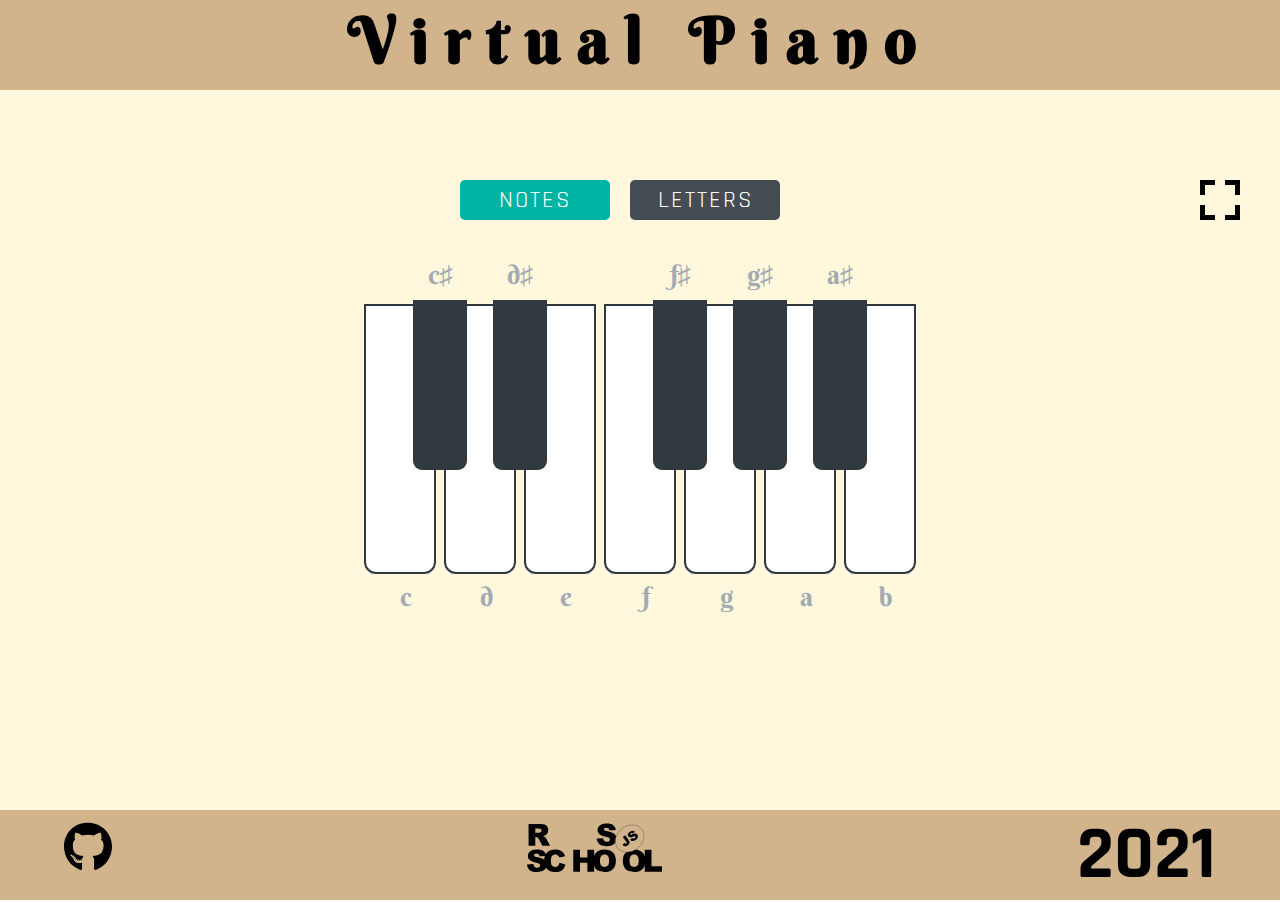
<file: index.html>
<!DOCTYPE html>
<html lang="en">
  <head>
    <meta charset="UTF-8">
    <meta http-equiv="X-UA-Compatible" content="IE=edge">
    <meta name="viewport" content="width=device-width, initial-scale=1.0">
    <link href="assets/icons/favicon.ico" rel="shortcut icon">
    <link href="https://fonts.gstatic.com" rel="preconnect">
    <link href="https://fonts.googleapis.com/css2?family=Rajdhani&display=swap" rel="stylesheet">
    <link href="https://fonts.googleapis.com/css2?family=Berkshire+Swash&display=swap" rel="stylesheet">
    <link rel="stylesheet" href="style.css">
    <title>virtual-piano</title>
  </head>
  <body>
    <header>
      <h1>Virtual Piano</h1>
    </header>
    <main>
      <div class="btn-line">
        <div class="btn-container">
          <button class="btn btn-notes btn-active">Notes</button>
          <button class="btn btn-letters">Letters</button>
        </div>
        <button class="fullscreen openfullscreen"></button>
      </div>
      <div class="piano">
        <div class="piano-key" data-letter="D" data-note="c"></div>
        <div class="piano-key" data-letter="F" data-note="d"></div>
        <div class="piano-key" data-letter="G" data-note="e"></div>
        <div class="piano-key" data-letter="H" data-note="f"></div>
        <div class="piano-key" data-letter="J" data-note="g"></div>
        <div class="piano-key" data-letter="K" data-note="a"></div>
        <div class="piano-key" data-letter="L" data-note="b"></div>
        <div class="keys-sharp">
          <div class="piano-key sharp" data-letter="R" data-note="c♯"></div>
          <div class="piano-key sharp" data-letter="T" data-note="d♯"></div>
          <div class="piano-key sharp none"></div>
          <div class="piano-key sharp" data-letter="U" data-note="f♯"></div>
          <div class="piano-key sharp" data-letter="I" data-note="g♯"></div>
          <div class="piano-key sharp" data-letter="O" data-note="a♯"></div>
        </div>
      </div>
      <audio id="c" src="assets/audio/c.mp3"></audio>
      <audio id="d" src="assets/audio/d.mp3"></audio>
      <audio id="e" src="assets/audio/e.mp3"></audio>
      <audio id="f" src="assets/audio/f.mp3"></audio>
      <audio id="g" src="assets/audio/g.mp3"></audio>
      <audio id="a" src="assets/audio/a.mp3"></audio>
      <audio id="b" src="assets/audio/b.mp3"></audio>
      <audio id="c♯" src="assets/audio/c♯.mp3"></audio>
      <audio id="d♯" src="assets/audio/d♯.mp3"></audio>
      <audio id="f♯" src="assets/audio/f♯.mp3"></audio>
      <audio id="g♯" src="assets/audio/g♯.mp3"></audio>
      <audio id="a♯" src="assets/audio/a♯.mp3"></audio>
    </main>
    <footer>
      <div class="footer-content">
        <a href="https://github.com/ux2248" target="_blank">
          <img class="footer-img" src="assets/icons/github.svg" alt="github">
        </a>
        <a href="https://rs.school/js/" target="_blank">
          <img class="footer-img" src="assets/icons/rss.svg" alt="rss-logo">
        </a>
        <h2>2021</h2>
      </div>
    </footer>
    <script src="script.js"></script>
  </body>
</html>
</file>
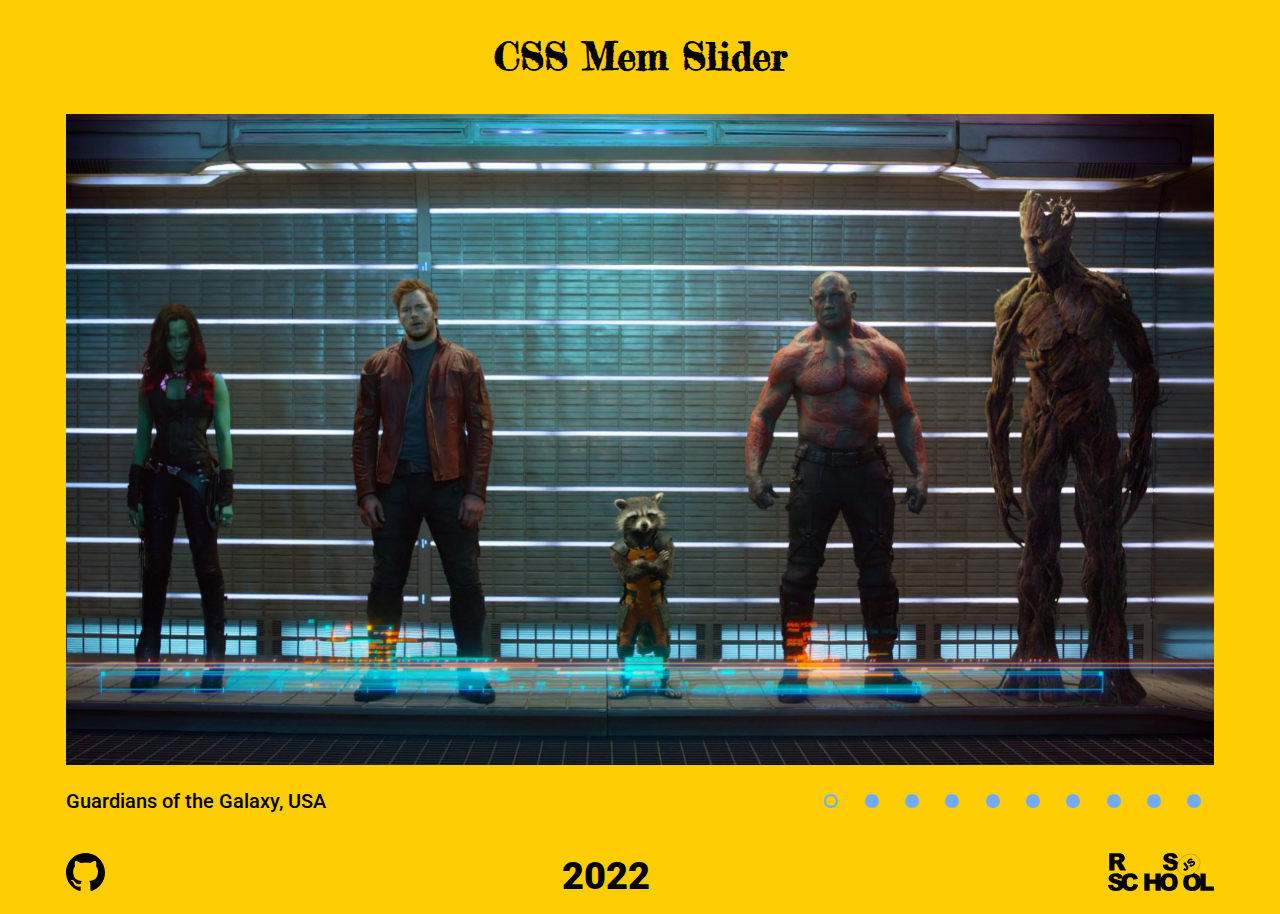
<file: cssMemSlider/index.html>
<!DOCTYPE html>
<html lang="en">
<head>
  <meta charset="UTF-8">
  <meta http-equiv="X-UA-Compatible" content="IE=edge">
  <meta name="viewport" content="width=device-width, initial-scale=1.0">
  <title>CSS Mem Slider</title>
  <link rel="icon" type="image/x-icon" href="./assets/favicon/favicon.ico">
  <link rel="stylesheet" href="./style.css">
  <link rel="preconnect" href="https://fonts.googleapis.com">
  <link rel="preconnect" href="https://fonts.gstatic.com" crossorigin>
  <link rel="stylesheet"
    href="https://fonts.googleapis.com/css2?family=Fredericka+the+Great&family=Roboto:wght@500;900&display=swap">
</head>
<body>
  <div class="wrapper">
    <header class="header">
      <h1 class="task_name">CSS Mem Slider</h1>
    </header>
    <main class="main">
      <input type="radio" id="slide_1" class="radio" name="slide" checked>
      <input type="radio" id="slide_2" class="radio" name="slide">
      <input type="radio" id="slide_3" class="radio" name="slide">
      <input type="radio" id="slide_4" class="radio" name="slide">
      <input type="radio" id="slide_5" class="radio" name="slide">
      <input type="radio" id="slide_6" class="radio" name="slide">
      <input type="radio" id="slide_7" class="radio" name="slide">
      <input type="radio" id="slide_8" class="radio" name="slide">
      <input type="radio" id="slide_9" class="radio" name="slide">
      <input type="radio" id="slide_10" class="radio" name="slide">
      <div class="slider">
        <div class="slide">
          <img src="./assets/img/Guardians.jpg" alt="Guardians of the Galaxy">
        </div>
        <div class="slide">
          <img src="./assets/img/Peter.jpg" alt="Peter - Star Lord">
        </div>
        <div class="slide">
          <img src="./assets/img/Gamora.jpg" alt="Gamora">
        </div>
        <div class="slide">
          <img src="./assets/img/Drax.jpg" alt="Drax">
        </div>
        <div class="slide">
          <img src="./assets/img/Rocket.jpg" alt="Rocket Raccoon">
        </div>
        <div class="slide">
          <img src="./assets/img/Groot.jpg" alt="Groot">
        </div>
        <div class="slide">
          <img src="./assets/img/BabyGroot.jpg" alt="Baby Groot">
        </div>
        <div class="slide">
          <img src="./assets/img/Nebula.jpg" alt="Nebula">
        </div>
        <div class="slide">
          <img src="./assets/img/Yondu.jpg" alt="Yondu">
        </div>
        <div class="slide">
          <img src="./assets/img/Ego.jpg" alt="Ego the Living Planet">
        </div>
      </div>
      <div class="description">
        <div class="titles_container">
          <div class="titles">
            <p class="title">Guardians of the Galaxy, USA</p>
            <p class="title">Peter 'Star Lord' Quill (Chris Pratt)</p>
            <p class="title">Gamora (Zoe Saldana)</p>
            <p class="title">Drax (Dave Bautista)</p>
            <p class="title">Rocket Raccoon (Bradley Cooper)</p>
            <p class="title">Groot (Vin Diesel)</p>
            <p class="title">Baby Groot (Vin Diesel)</p>
            <p class="title">Nebula (Karen Gillan)</p>
            <p class="title">Yondu (Michael Rooker)</p>
            <p class="title">Ego the Living Planet (Kurt Russell)</p>
          </div>
        </div>
        <form class="controls">
          <label class="control_btn" for="slide_1"><span id="control_1"></span></label>
          <label class="control_btn" for="slide_2"><span id="control_2"></span></label>
          <label class="control_btn" for="slide_3"><span id="control_3"></span></label>
          <label class="control_btn" for="slide_4"><span id="control_4"></span></label>
          <label class="control_btn" for="slide_5"><span id="control_5"></span></label>
          <label class="control_btn" for="slide_6"><span id="control_6"></span></label>
          <label class="control_btn" for="slide_7"><span id="control_7"></span></label>
          <label class="control_btn" for="slide_8"><span id="control_8"></span></label>
          <label class="control_btn" for="slide_9"><span id="control_9"></span></label>
          <label class="control_btn" for="slide_10"><span id="control_10"></span></label>
        </form>
      </div>
    </main>
    <footer class="footer">
      <a href="https://github.com/2248lm" target="_blank">
        <img class="github" src="./assets/svg/github.svg" alt="GitHub Logo">
      </a>
      <p class="year">2022</p>
      <a href="https://rs.school/js" target="_blank">
        <img class="rsschool" src="./assets/svg/rsschool.svg" alt="RS School Logo">
      </a>
    </footer>
  </div>
</body>
</html>
</file>
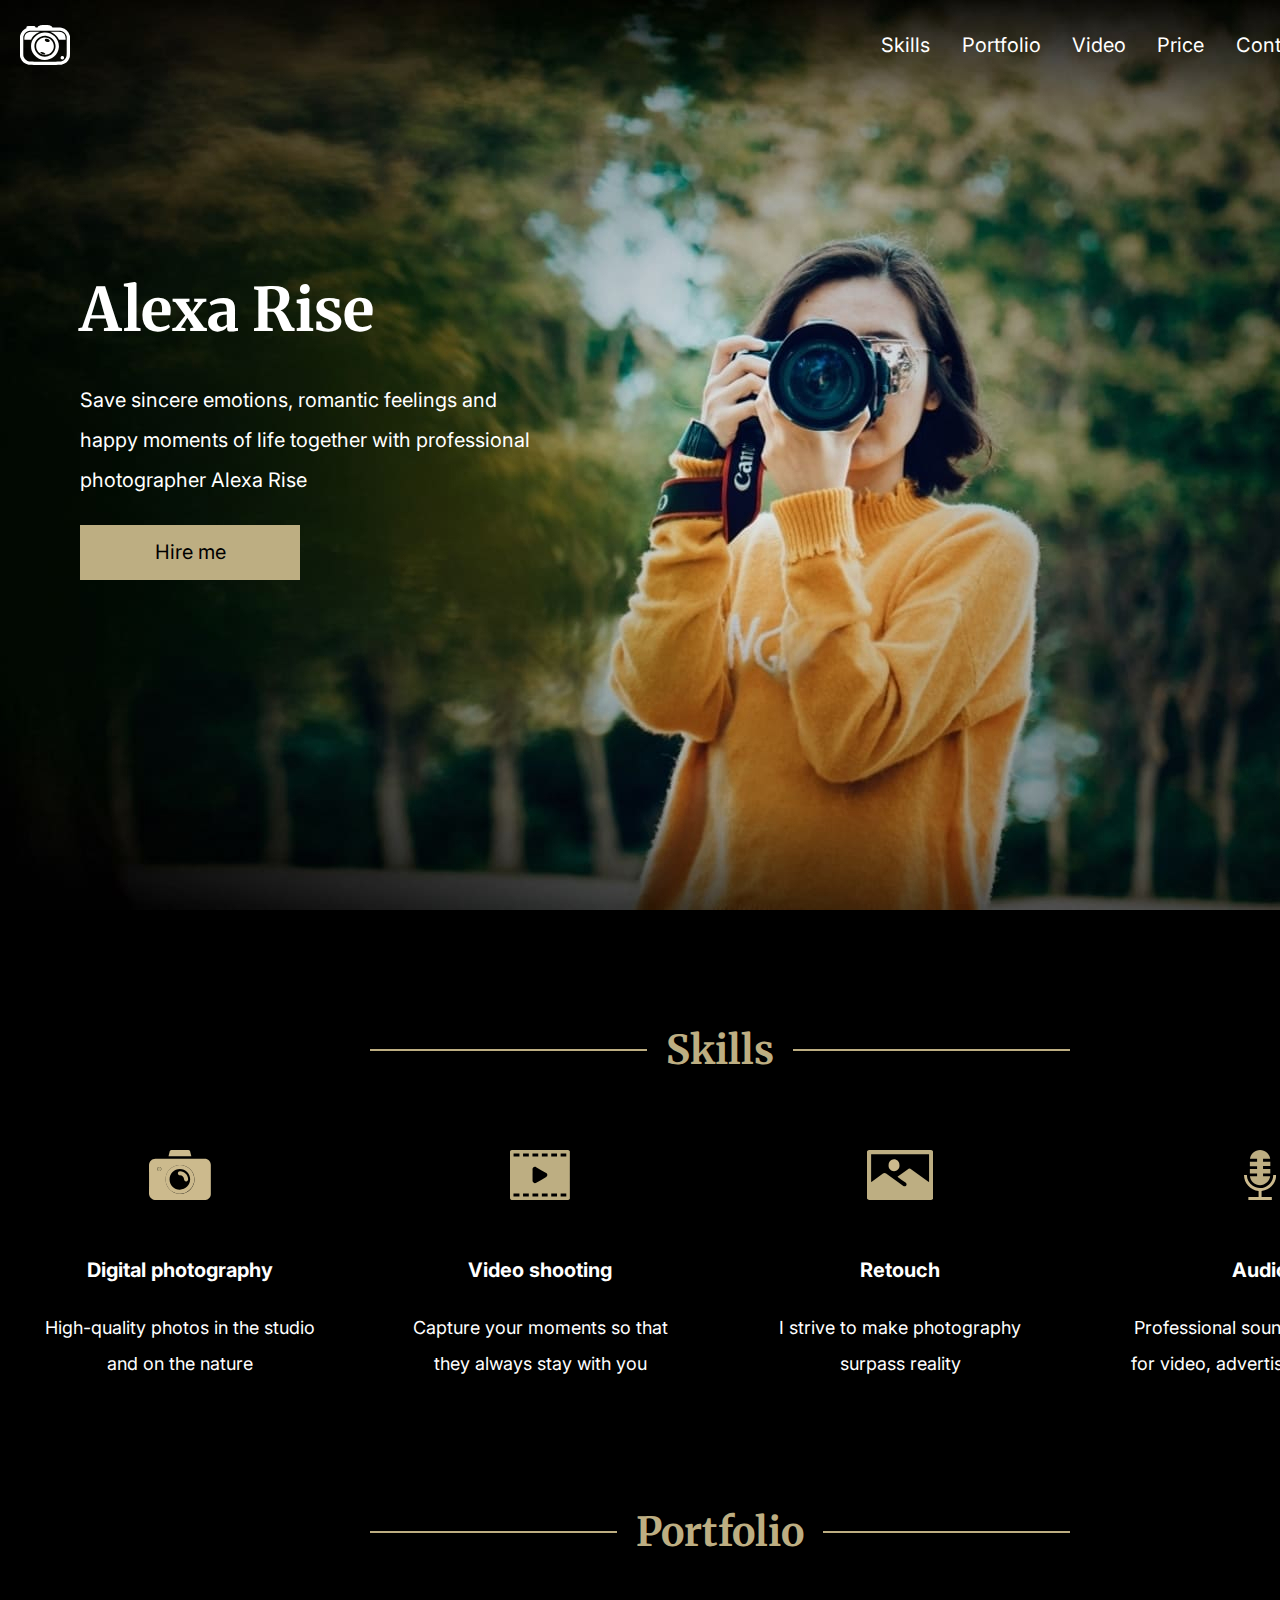
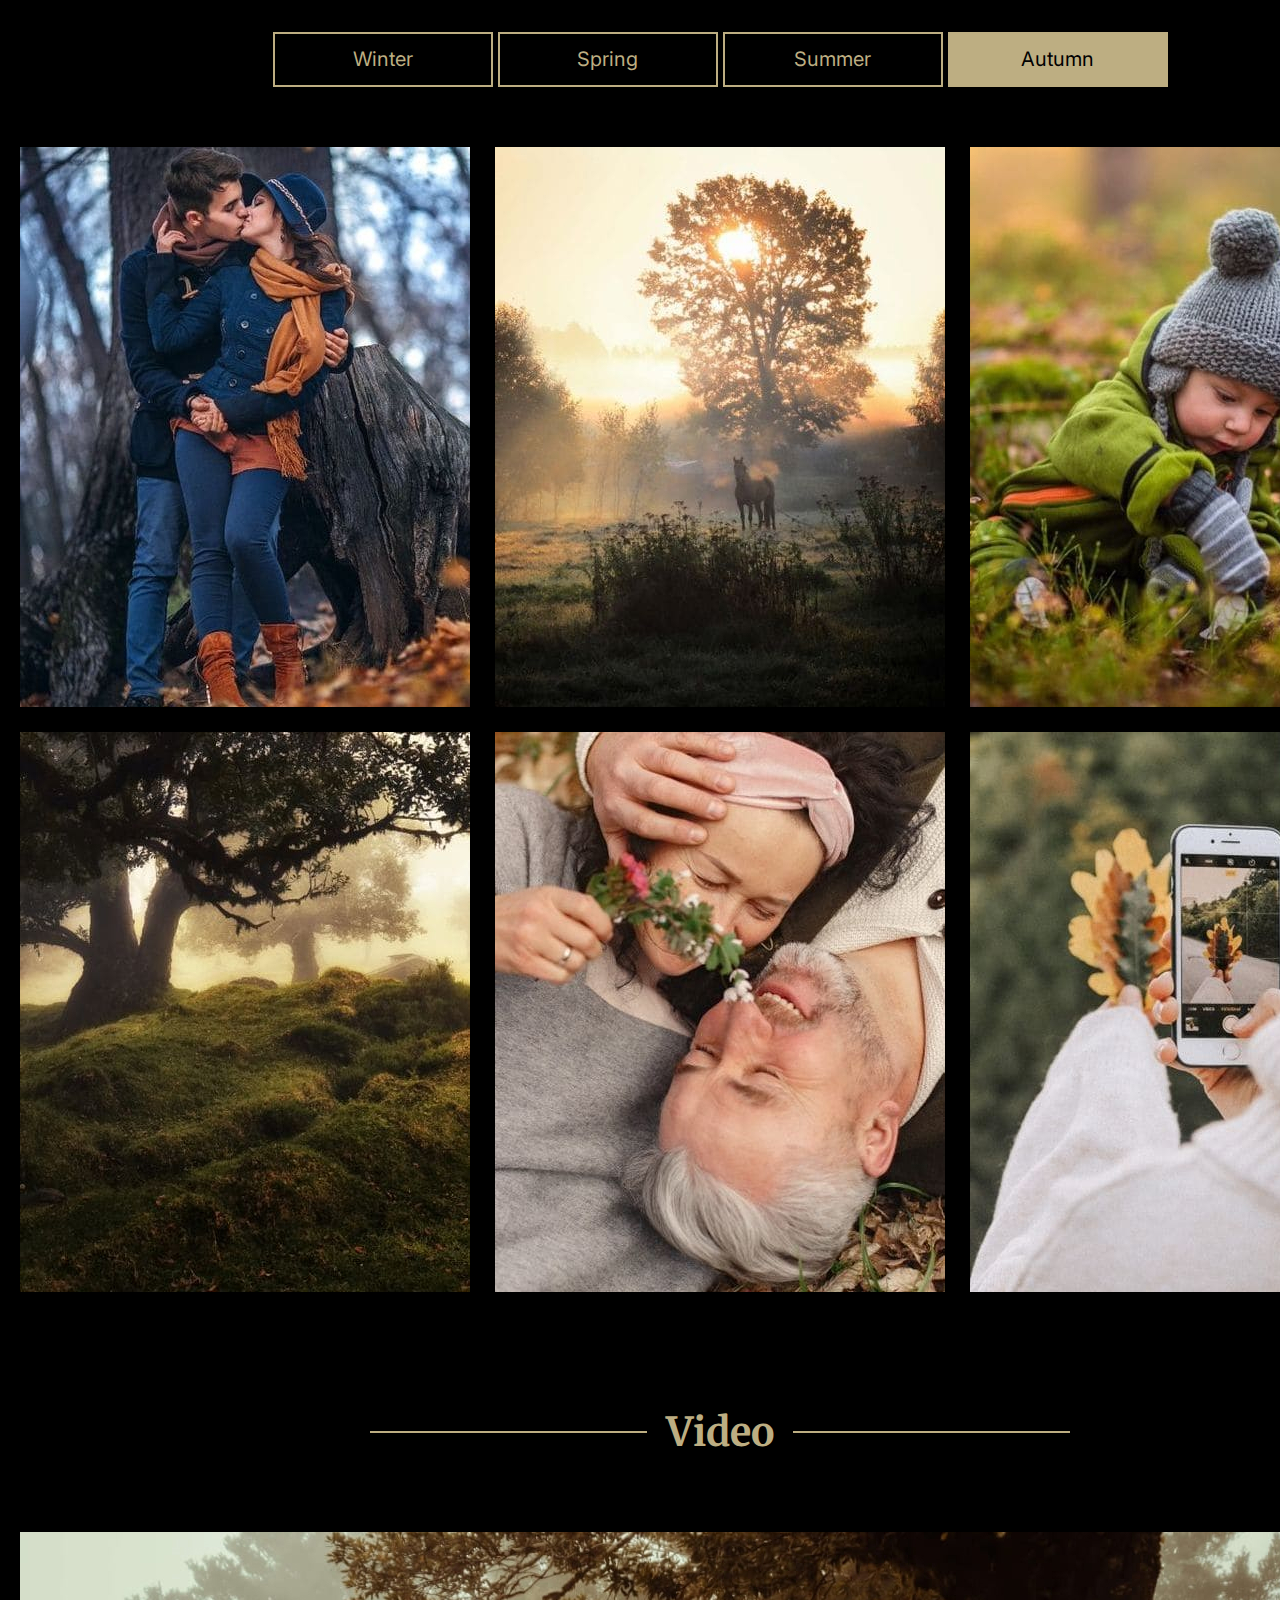
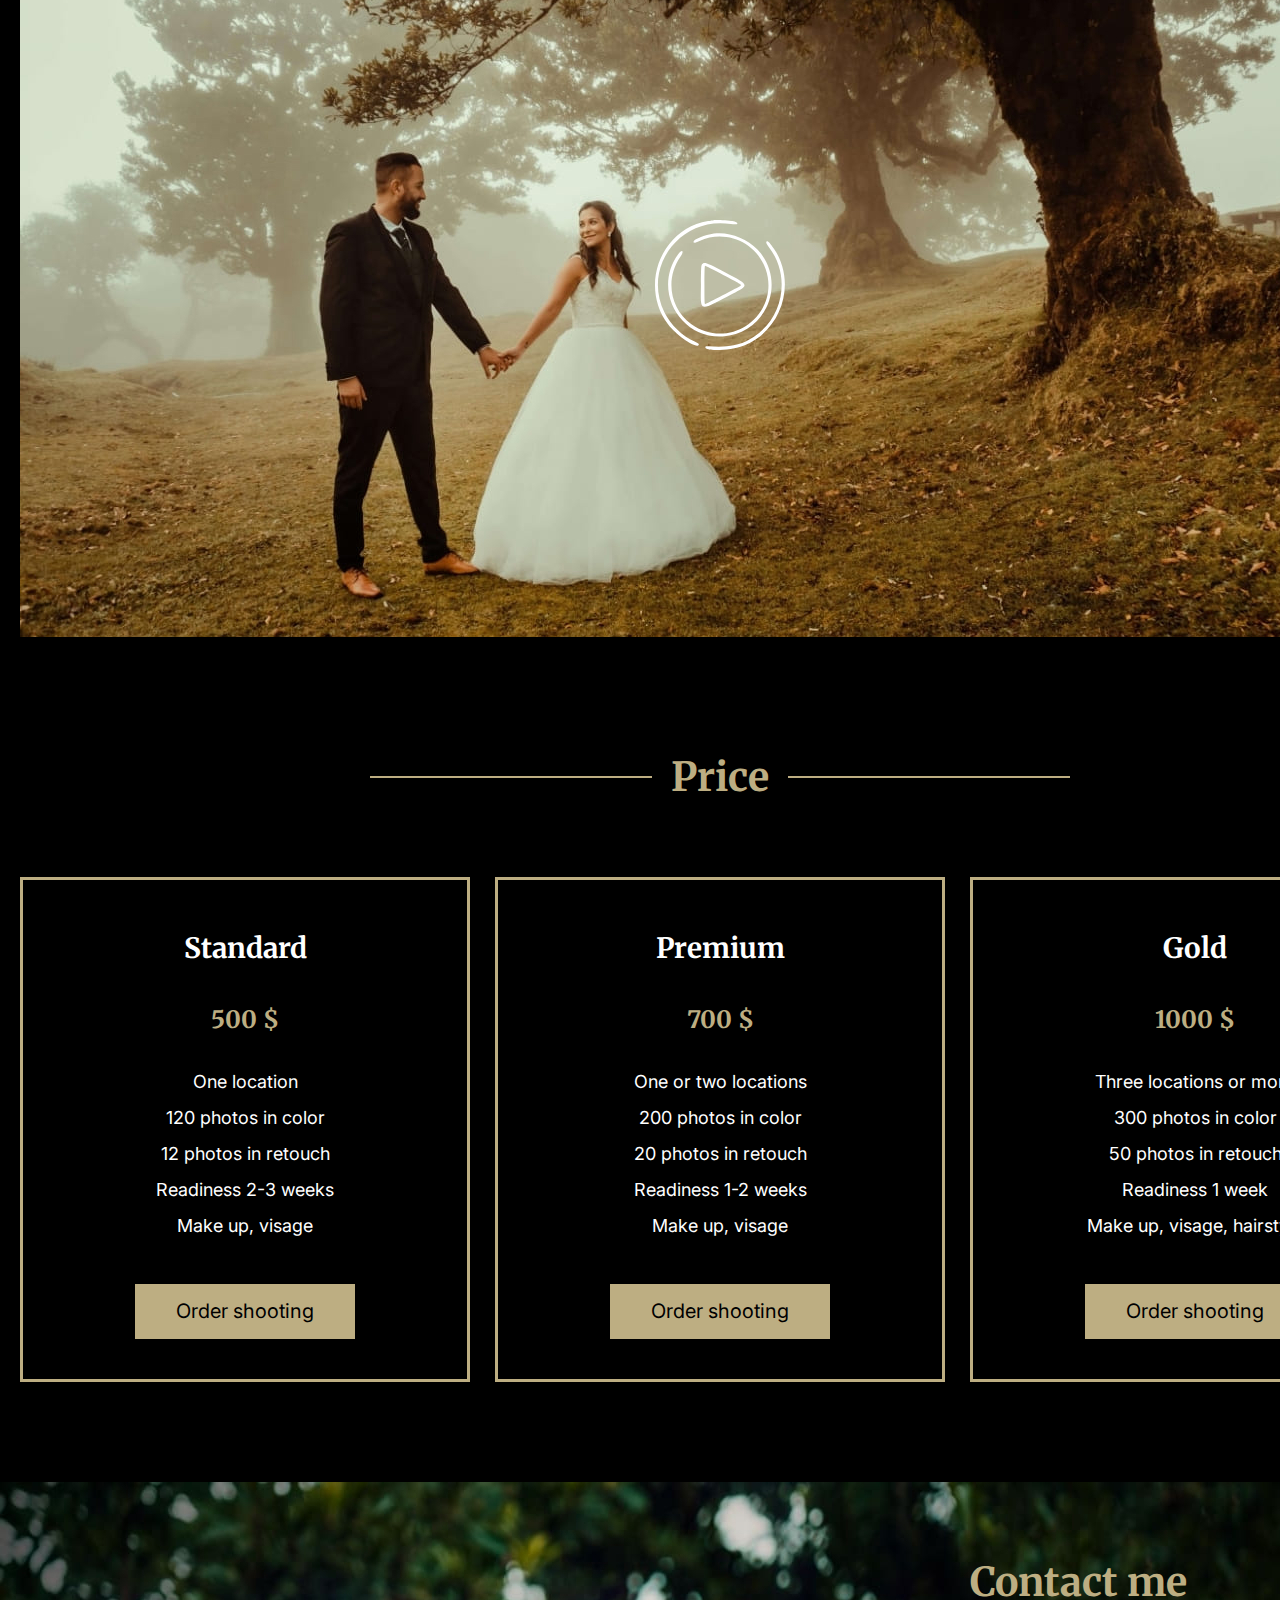
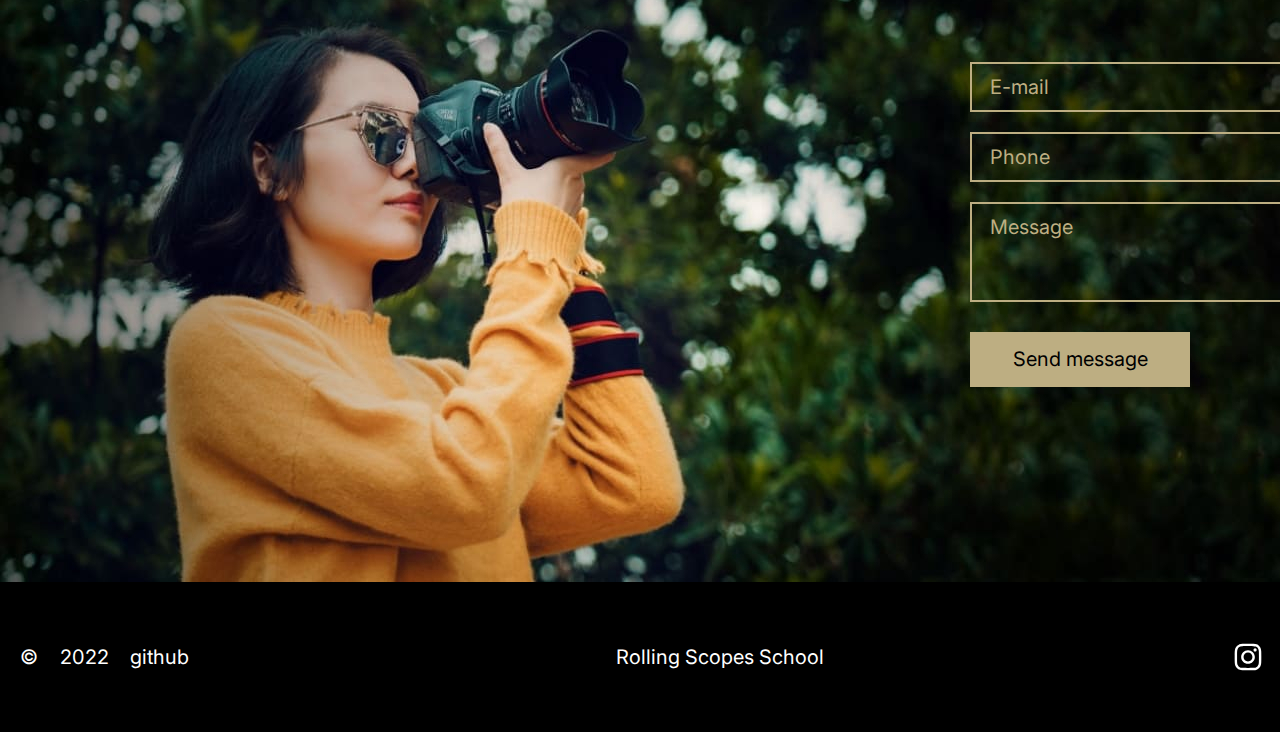
<file: portfolio/index.html>
<!DOCTYPE html>
<html lang="en">
  <head>
    <meta charset="UTF-8">
    <meta http-equiv="X-UA-Compatible" content="IE=edge">
    <meta name="viewport" content="width=device-width, initial-scale=1.0">
    <title>portfolio</title>
    <link rel="stylesheet" href="./normalize.css">
    <link rel="stylesheet" href="./style.css">
    <link rel="icon" type="image/x-icon" href="./assets/ico/favicon.ico">
    <link rel="preconnect" href="https://fonts.googleapis.com">
    <link rel="preconnect" href="https://fonts.gstatic.com" crossorigin>
    <link rel="stylesheet" href="https://fonts.googleapis.com/css2?family=Inter:wght@400;700&family=Licorice&family=Merriweather:wght@700&display=swap">
  </head>
  <body>
    <header class="header">
      <div class="header-container">
        <a class="logo" href="#"></a>
        <nav class="nav">
          <ul class="nav-list">
            <li class="nav-item"><a href="#skills">Skills</a></li>
            <li class="nav-item"><a href="#portfolio">Portfolio</a></li>
            <li class="nav-item"><a href="#video">Video</a></li>
            <li class="nav-item"><a href="#price">Price</a></li>
            <li class="nav-item"><a href="#contacts">Contacts</a></li>
          </ul>
        </nav>
        <div class="lang">
          <a href="#">en</a>
          /
          <a href="#">ru</a>
        </div>
      </div>
    </header>
    <main class="main">
      <div class="hero-container">
        <section class="hero">
          <h1>Alexa Rise</h1>
          <p class="hero-text">Save sincere emotions, romantic feelings and happy moments of life together with professional photographer Alexa Rise</p>
          <button class="golden-button">Hire me</button>
        </section>
      </div>
      <section id="skills">
        <div class="section-title">
          <h2>Skills</h2>
        </div>
        <div class="skills-list">
          <div class="skills-item">
            <p class="skills-title">Digital photography</p>
            <p class="skills-description">High-quality photos in the studio and on the nature</p>
          </div>
          <div class="skills-item">
            <p class="skills-title">Video shooting</p>
            <p class="skills-description">Capture your moments so that they always stay with you</p>
          </div>
          <div class="skills-item">
            <p class="skills-title">Retouch</p>
            <p class="skills-description">I strive to make photography surpass reality</p>
          </div>
          <div class="skills-item">
            <p class="skills-title">Audio</p>
            <p class="skills-description">Professional sounds recording for video, advertising, portfolio</p>
          </div>
        </div>
      </section>
      <section id="portfolio">
        <div class="section-title">
          <h2>Portfolio</h2>
        </div>
        <div class="portfolio-list">
          <button class="transparent-button">Winter</button>
          <button class="transparent-button">Spring</button>
          <button class="transparent-button">Summer</button>
          <button class="active-button">Autumn</button>
        </div>
        <div class="portfolio-images">
          <img src="./assets/img/portfolio-img.jpg" alt="Young couple">
          <img src="./assets/img/portfolio-img-1.jpg" alt="Horse">
          <img src="./assets/img/portfolio-img-2.jpg" alt="Child">
          <img src="./assets/img/portfolio-img-3.jpg" alt="Forest">
          <img src="./assets/img/portfolio-img-4.jpg" alt="Couple">
          <img src="./assets/img/portfolio-img-5.jpg" alt="Selfie">
        </div>
      </section>
      <section id="video">
        <div class="section-title">
          <h2>Video</h2>
        </div>
        <div class="video-container">
          <video class="video" preload="auto" loop poster="./assets/img/video-player.jpg"></video>
          <button class="play"></button>
        </div>
      </section>
      <section id="price">
        <div class="section-title">
          <h2>Price</h2>
        </div>
        <div class="price-cards">
          <div class="price-card">
            <span class="price-card-title">Standard</span>
            <span class="price-card-price">500 $</span>
            <pre class="price-card-text">
One location
120 photos in color
12 photos in retouch
Readiness 2-3 weeks
Make up, visage
            </pre>
            <button class="golden-button">Order shooting</button>
          </div>
          <div class="price-card">
            <span class="price-card-title">Premium</span>
            <span class="price-card-price">700 $</span>
            <pre class="price-card-text">
One or two locations
200 photos in color
20 photos in retouch
Readiness 1-2 weeks
Make up, visage
            </pre>
            <button class="golden-button">Order shooting</button>
          </div>
          <div class="price-card">
            <span class="price-card-title">Gold</span>
            <span class="price-card-price">1000 $</span>
            <pre class="price-card-text">
Three locations or more
300 photos in color
50 photos in retouch
Readiness 1 week
Make up, visage, hairstyle
            </pre>
            <button class="golden-button">Order shooting</button>
          </div>
        </div>
      </section>
      <div class="contacts-container">
        <section id="contacts">
          <h2 class="contacts-title">Contact me</h2>
          <form class="contacts-form">
            <input class="form-line" type="email" placeholder="E-mail">
            <input class="form-line" type="tel" placeholder="Phone">
            <textarea class="form-line" placeholder="Message"></textarea>
            <button class="golden-button form-button" type="submit">Send message</button>
          </form>
        </section>
      </div>
    </main>
    <footer class="footer">
      <div class="author">
        &copy;<span>2022</span><a href="https://github.com/2248lm" target="_blank">github</a>
      </div>
      <a href="https://rs.school/js-stage0/" target="_blank">Rolling Scopes School</a>
      <ul class="social-list">
        <li class="social-item">
          <a href="https://www.instagram.com/" target="_blank"></a>
        </li>
        <li class="social-item">
          <a href="https://facebook.com/" target="_blank"></a>
        </li>
        <li class="social-item">
          <a href="https://twitter.com/" target="_blank"></a>
        </li>
        <li class="social-item">
          <a href="https://www.pinterest.ru/" target="_blank"></a>
        </li>
      </ul>
    </footer>
    <script src="./index.js"></script>
  </body>
</html>
</file>
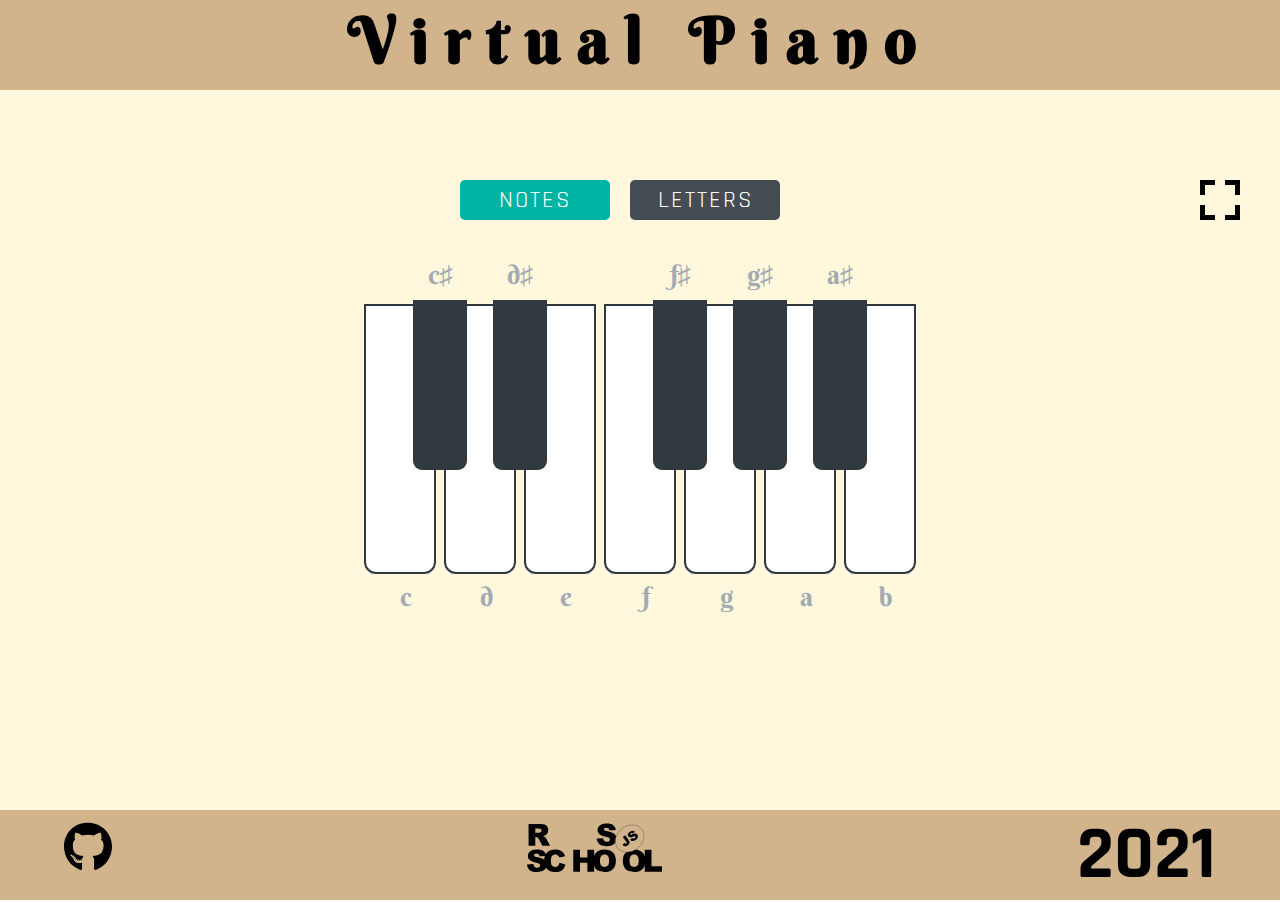
<file: virtual-piano/index.html>
<!DOCTYPE html>
<html lang="en">
  <head>
    <meta charset="UTF-8">
    <meta http-equiv="X-UA-Compatible" content="IE=edge">
    <meta name="viewport" content="width=device-width, initial-scale=1.0">
    <link href="assets/icons/favicon.ico" rel="shortcut icon">
    <link href="https://fonts.gstatic.com" rel="preconnect">
    <link href="https://fonts.googleapis.com/css2?family=Rajdhani&display=swap" rel="stylesheet">
    <link href="https://fonts.googleapis.com/css2?family=Berkshire+Swash&display=swap" rel="stylesheet">
    <link rel="stylesheet" href="style.css">
    <title>virtual-piano</title>
  </head>
  <body>
    <header>
      <h1>Virtual Piano</h1>
    </header>
    <main>
      <div class="btn-line">
        <div class="btn-container">
          <button class="btn btn-notes">Notes</button>
          <button class="btn btn-letters">Letters</button>
        </div>
        <button class="fullscreen openfullscreen"></button>
      </div>
      <div class="piano">
        <div class="piano-key" data-key="68" data-letter="D" data-note="c"></div>
        <div class="piano-key" data-key="70" data-letter="F" data-note="d"></div>
        <div class="piano-key" data-key="71" data-letter="G" data-note="e"></div>
        <div class="piano-key" data-key="72" data-letter="H" data-note="f"></div>
        <div class="piano-key" data-key="74" data-letter="J" data-note="g"></div>
        <div class="piano-key" data-key="75" data-letter="K" data-note="a"></div>
        <div class="piano-key" data-key="76" data-letter="L" data-note="b"></div>
        <div class="keys-sharp">
          <div class="piano-key sharp" data-key="82" data-letter="R" data-note="c♯"></div>
          <div class="piano-key sharp" data-key="84" data-letter="T" data-note="d♯"></div>
          <div class="piano-key sharp none"></div>
          <div class="piano-key sharp" data-key="85" data-letter="U" data-note="f♯"></div>
          <div class="piano-key sharp" data-key="73" data-letter="I" data-note="g♯"></div>
          <div class="piano-key sharp" data-key="79" data-letter="O" data-note="a♯"></div>
        </div>
      </div>
      <audio data-key="68" id="c" src="assets/audio/c.mp3"></audio>
      <audio data-key="70" id="d" src="assets/audio/d.mp3"></audio>
      <audio data-key="71" id="e" src="assets/audio/e.mp3"></audio>
      <audio data-key="72" id="f" src="assets/audio/f.mp3"></audio>
      <audio data-key="74" id="g" src="assets/audio/g.mp3"></audio>
      <audio data-key="75" id="a" src="assets/audio/a.mp3"></audio>
      <audio data-key="76" id="b" src="assets/audio/b.mp3"></audio>
      <audio data-key="82" id="c♯" src="assets/audio/c♯.mp3"></audio>
      <audio data-key="84" id="d♯" src="assets/audio/d♯.mp3"></audio>
      <audio data-key="85" id="f♯" src="assets/audio/f♯.mp3"></audio>
      <audio data-key="73" id="g♯" src="assets/audio/g♯.mp3"></audio>
      <audio data-key="79" id="a♯" src="assets/audio/a♯.mp3"></audio>
    </main>
    <footer>
      <div class="footer-content">
        <a href="https://github.com/ux2248" target="_blank">
          <img class="footer-img" src="assets/icons/github.svg" alt="github">
        </a>
        <a href="https://rs.school/js/" target="_blank">
          <img class="footer-img" src="assets/icons/rss.svg" alt="rss-logo">
        </a>
        <h2>2021</h2>
      </div>
    </footer>
    <script src="script.js"></script>
  </body>
</html>
</file>
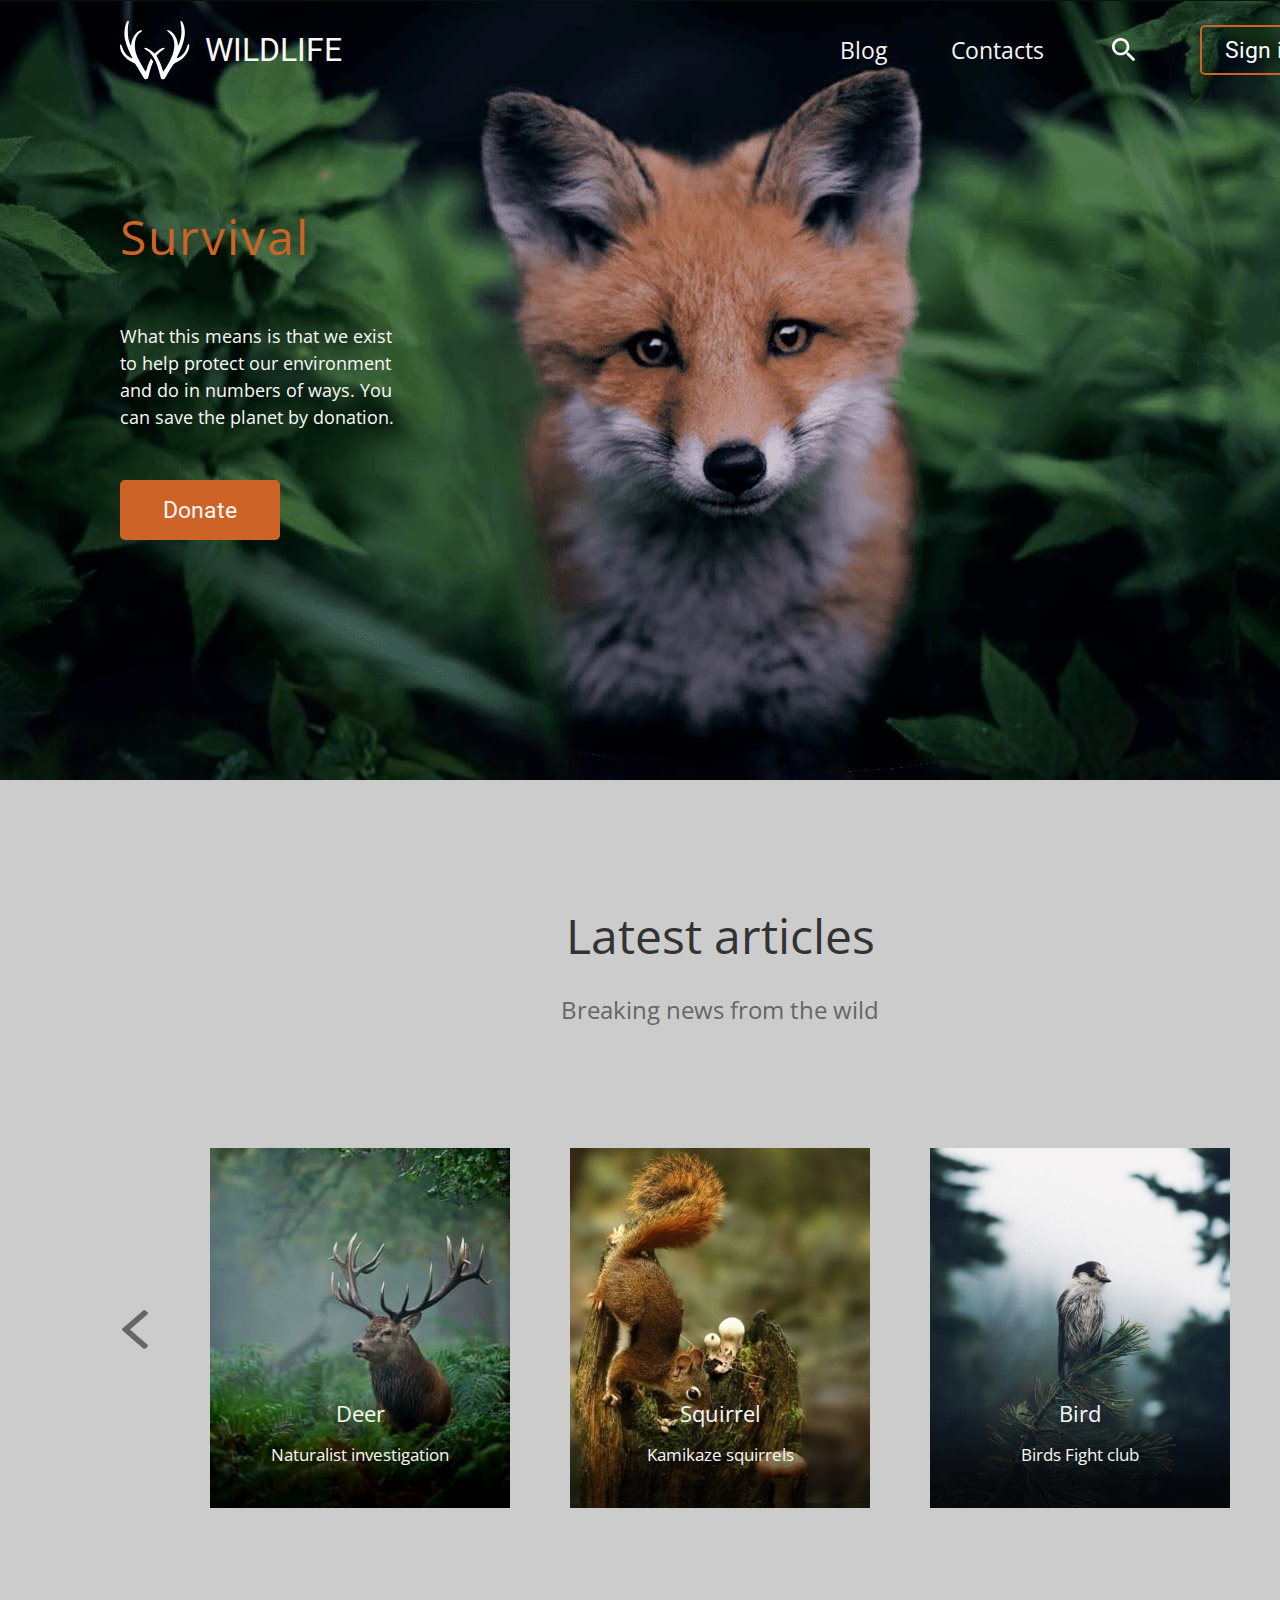
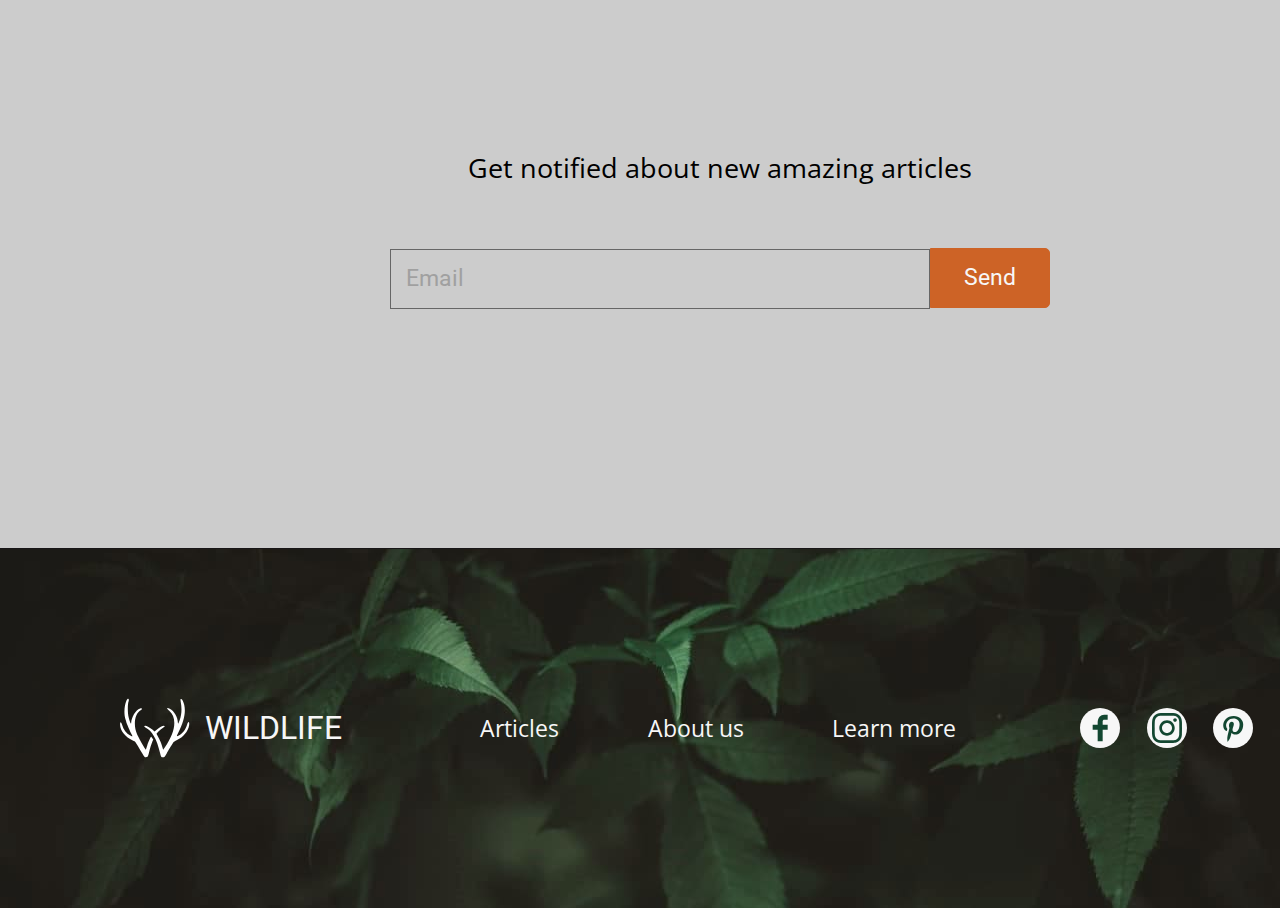
<file: wildlife/index.html>
<!DOCTYPE html>
<html lang="en">
  <head>
    <meta charset="UTF-8">
    <meta http-equiv="X-UA-Compatible" content="IE=edge">
    <meta name="viewport" content="width=device-width, initial-scale=1.0">
    <title>wildlife</title>
    <link rel="stylesheet" href="style.css">
    <link rel="stylesheet" href="https://fonts.googleapis.com/css2?family=Open+Sans:wght@300;400&display=swap">
    <link rel="stylesheet" href="https://fonts.googleapis.com/css2?family=Roboto:wght@300;400&display=swap">
  </head>
  <body>
    <div class="container-hero">
      <header>
        <a class="logo" href="#">
          <img class="logo-img" src="assets/icons/logo.svg" alt="Logo">
          <h1>wildlife</h1>
        </a>
        <nav>
          <ul class="nav-header">
            <li><a class="btn-nav" href="#"><h4 class="menu-UI">Blog</h4></a></li>
            <li><a class="btn-nav" href="#"><h4 class="menu-UI">Contacts</h4></a></li>
            <li><a class="btn-nav" href="#"><img src="assets/icons/search.svg" alt="Search"></a></li>
            <li><a id="btn-sign-in" href="#"><h4 class="regular-UI">Sign in</h4></a></li>
          </ul>
        </nav>
      </header>
      <section class="survival">
        <h2 class="survival-h">Survival</h2>
        <h5>
          What this means is that we exist to help protect our environment and do in numbers of ways. You can save the planet by donation.
        </h5>
        <button id="btn-donate">Donate</button>
      </section>
    </div>
    <div class="container-main">
      <main>
        <h2>Latest articles</h2>
        <h2 class="sh2">Breaking news from the wild</h2>
        <div class="slider">
          <a class="arrow" href="#">
            <img class="arrow-positive" src="assets/icons/left.svg" alt="Slider left arrow">
            <img class="arrow-negative" src="assets/icons/left-hover.svg" alt="Slider left arrow">
          </a>
          <div class="slider-img">
            <div id="sld-img-1"></div>
            <div class="slider-text">
              <h4>Deer</h4>
              <h6>Naturalist investigation</h6>
            </div>
          </div>
          <div class="slider-img">
            <div id="sld-img-2"></div>
            <div class="slider-text">
              <h4>Squirrel</h4>
              <h6>Kamikaze squirrels</h6>
            </div>
          </div>
          <div class="slider-img">
            <div id="sld-img-3"></div>
            <div class="slider-text">
              <h4>Bird</h4>
              <h6>Birds Fight club</h6>
            </div>
          </div>
          <a class="arrow" href="#">
            <img class="arrow-positive" src="assets/icons/right.svg" alt="Slider left arrow">
            <img class="arrow-negative" src="assets/icons/right-hover.svg" alt="Slider left arrow">
          </a>
        </div>
        <h3>Get notified about new amazing articles</h3>
        <form class="form-email">
          <input id="email" type="email" placeholder="Email">
          <input id="send" type="submit" value="Send">
        </form>
      </main>
    </div>
    <div class="container-footer">
      <footer>
        <a class="logo" href="#">
          <img class="logo-img" src="assets/icons/logo.svg" alt="Logo">
          <p>wildlife</p>
        </a>
        <nav>
          <ul class="nav-footer">
            <li><a href="#"><h4 class="menu-UI">Articles</h4></a></li>
            <li><a href="#"><h4 class="menu-UI">About us</h4></a></li>
            <li><a href="#"><h4 class="menu-UI">Learn more</h4></a></li>
          </ul>
        </nav>
        <ul class="social">
          <li><a href="#" id="facebook"></a></li>
          <li><a href="#" id="instagram"></a></li>
          <li><a href="#" id="pinterest"></a></li>
          <li><a href="#" id="telegram"></a></li>
        </ul>
      </footer>
    </div>
  </body>
</html>
</file>
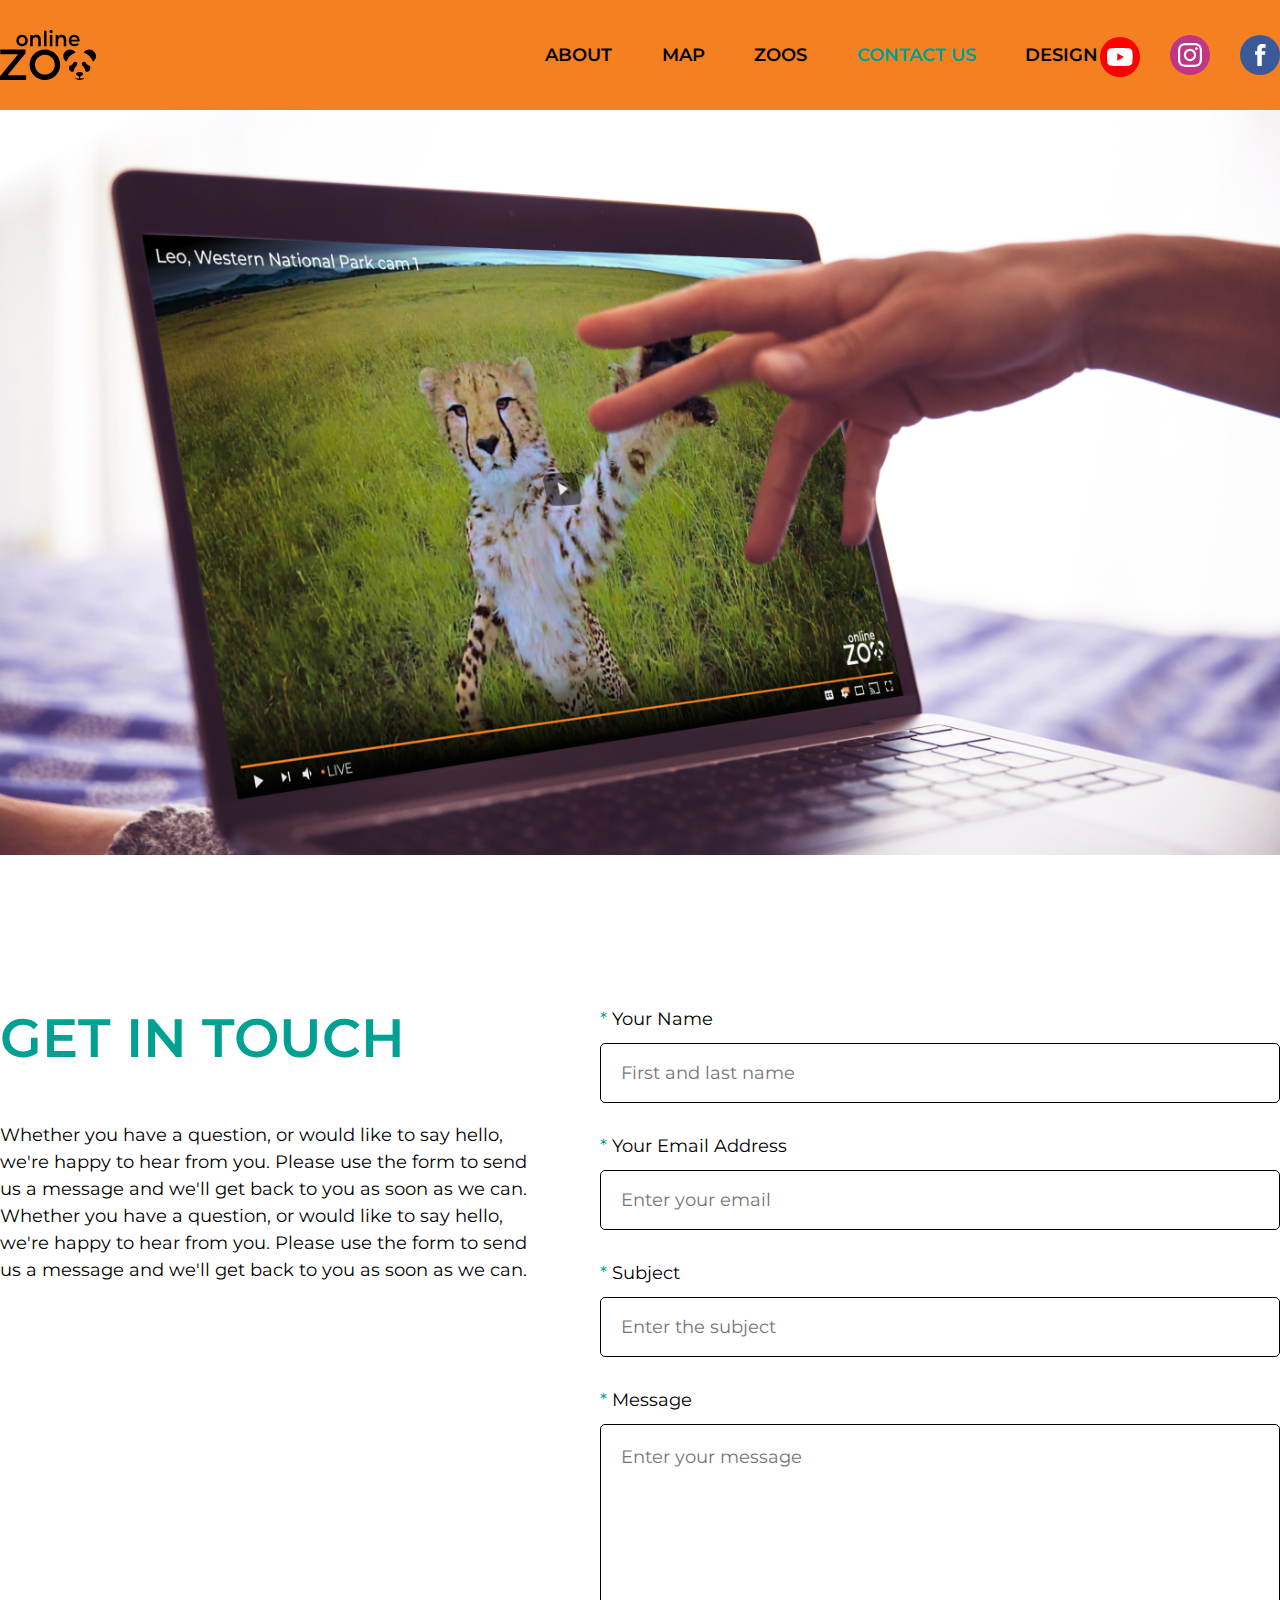
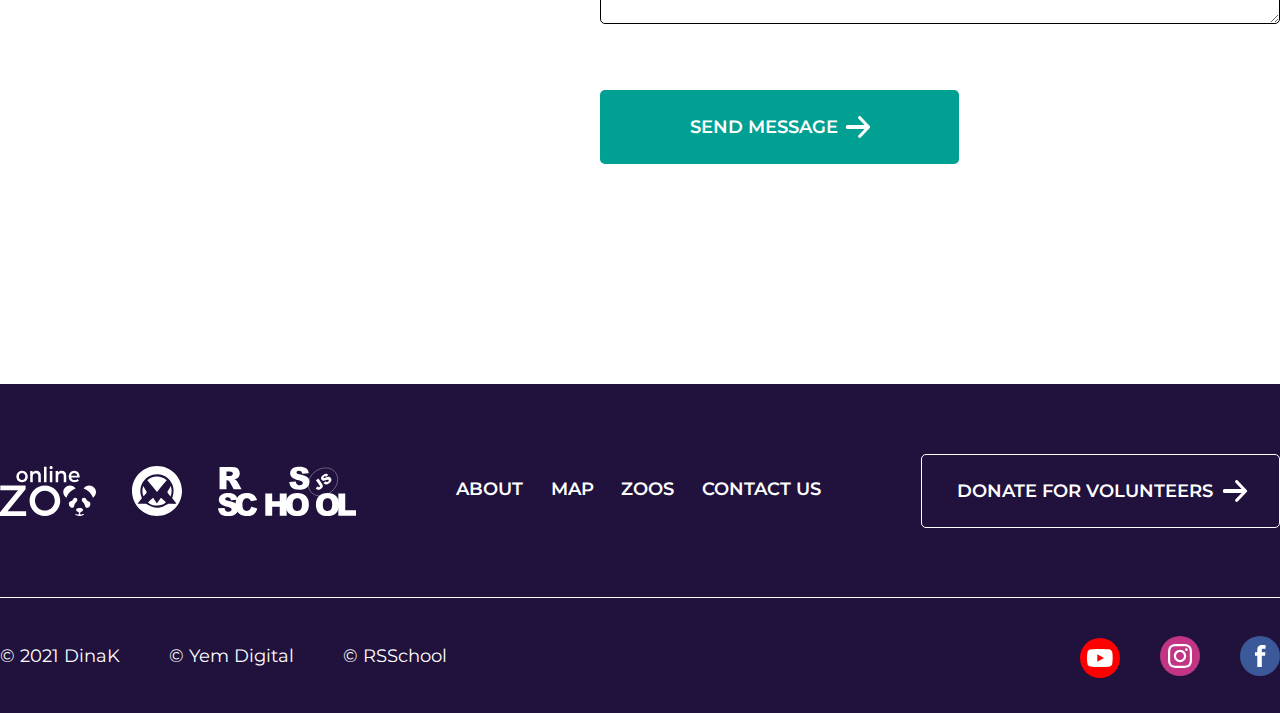
<file: online-zoo/pages/contact-us.html>
<!DOCTYPE html>
<html lang="en">
<head>
  <meta charset="UTF-8">
  <meta http-equiv="X-UA-Compatible" content="IE=edge">
  <meta name="viewport" content="width=device-width, initial-scale=1.0">
  <title>online-zoo</title>
  <link rel="preconnect" href="https://fonts.gstatic.com">
  <link href="https://fonts.googleapis.com/css2?family=Montserrat:wght@400;500;600;800&display=swap" rel="stylesheet">
  <link rel="stylesheet" href="normalize.css">
  <link rel="stylesheet" href="style-main.css">
  <link rel="stylesheet" href="style-contact.css">
</head>
<body>
  <header class="header">
    <h1 class="visuallyhidden">Online Zoo</h1>
    <div class="content header-content">
      <a class="logo" href="./index.html">
        <img class="header-logo" src="../assets/icons/logo.svg" alt="Online Zoo Logo">
      </a>
      <nav>
        <ul class="menu h-menu">
          <li><a class="p-btn" href="./index.html">About</a></li>
          <li><a class="p-btn" href="./map.html">Map</a></li>
          <li><a class="p-btn" href="./zoos/panda.html">Zoos</a></li>
          <li><a class="p-btn activ" href="#">Contact us</a></li>
          <li><a class="p-btn" href="https://www.figma.com/file/lnK11foY8Aoa6oOlDXovVN/Online-ZOO-Project?node-id=0%3A1"
              target="_blank">Design</a></li>
        </ul>
      </nav>
      <div class="social-nets">
        <ul class="social">
          <li><a href="https://www.youtube.com/" target="_blank"><img src="../assets/icons/youtube.svg"
                alt="YouTube"></a></li>
          <li><a href="https://www.instagram.com/" target="_blank"><img src="../assets/icons/instagram.svg"
                alt="Instagram"></a></li>
          <li><a href="https://www.facebook.com/" target="_blank"><img src="../assets/icons/facebook.svg"
                alt="Facebook"></a></li>
        </ul>
      </div>
    </div>
  </header>
  <main>
    <section class="content contact-us-content">
      <img class="touch-img" src="../assets/images/touch-animal.png" alt="Leopard on the screen">
      <div class="touch-content">
        <div class="touch-us-text">
          <h2 class="touch-us-title">Get in touch</h2>
          <p class="p-body touch-us-subtitle">Whether you have a question, or would like to say hello, we're happy to
            hear from you. Please use the form to send us a message and we'll get back to you as soon as we can. Whether
            you have a question, or would like to say hello, we're happy to hear from you. Please use the form to send
            us a message and we'll get back to you as soon as we can.</p>
        </div>
        <div class="touch-us-form">
          <form class="p-body send-message">
            <label class="required" for="username">Your Name</label>
            <input class="send-message-form" type="text" required name="username" placeholder="First and last name" >
            <label class="required" for="email">Your Email Address</label>
            <input class="send-message-form" type="email" required name="email" placeholder="Enter your email">
            <label class="required" for="subject">Subject</label>
            <input class="send-message-form" type="text" required name="subject" placeholder="Enter the subject">
            <label class="required" for="message">Message</label>
            <textarea class="send-message-textarea" type="textarea" required name="message" placeholder="Enter your message"></textarea>
          </form>
          <button class="p-btn send-message-btn" type="submit" form="send-message" value="send">Send message</button>
        </div>
      </div>
    </section>
  </main>
  <footer class="footer">
    <div class="content footer-content">
      <div class="footer-line f-line-1">
        <div class="footer-logos" role="group">
          <img src="../assets/icons/logo-w.svg" alt="Online Zoo Logo" title="Online Zoo">
          <img src="../assets/icons/yem-digital.svg" alt="Yem Digital Logo" title="Yem Digital">
          <img src="../assets/icons/rss-logo.svg" alt="RS School Logo" title="Rolling Scopes School">
        </div>
        <ul class="menu f-menu">
          <li><a class="p-btn" href="./index.html">About</a></li>
          <li><a class="p-btn" href="./map.html">Map</a></li>
          <li><a class="p-btn" href="./zoos/panda.html">Zoos</a></li>
          <li><a class="p-btn" href="#">Contact us</a></li>
        </ul>
        <form>
          <button class="p-btn long-btn footer-btn" disabled>Donate for volunteers</button>
        </form>
      </div>
      <div class="footer-line f-line-2">
        <div class="company">
          <ul class="p-body list-company">
            <li>© 2021 DinaK</li>
            <li>© Yem Digital</li>
            <li>© RSSchool</li>
          </ul>
        </div>
        <div class="social-nets">
          <ul class="social f-social">
            <li><a href="https://www.youtube.com/" target="_blank"><img src="../assets/icons/youtube.svg"
                  alt="YouTube"></a></li>
            <li><a href="https://www.instagram.com/" target="_blank"><img src="../assets/icons/instagram.svg"
                  alt="Instagram"></a></li>
            <li><a href="https://www.facebook.com/" target="_blank"><img src="../assets/icons/facebook.svg"
                  alt="Facebook"></a></li>
          </ul>
        </div>
      </div>
    </div>
  </footer>
</body>
</html>
</file>
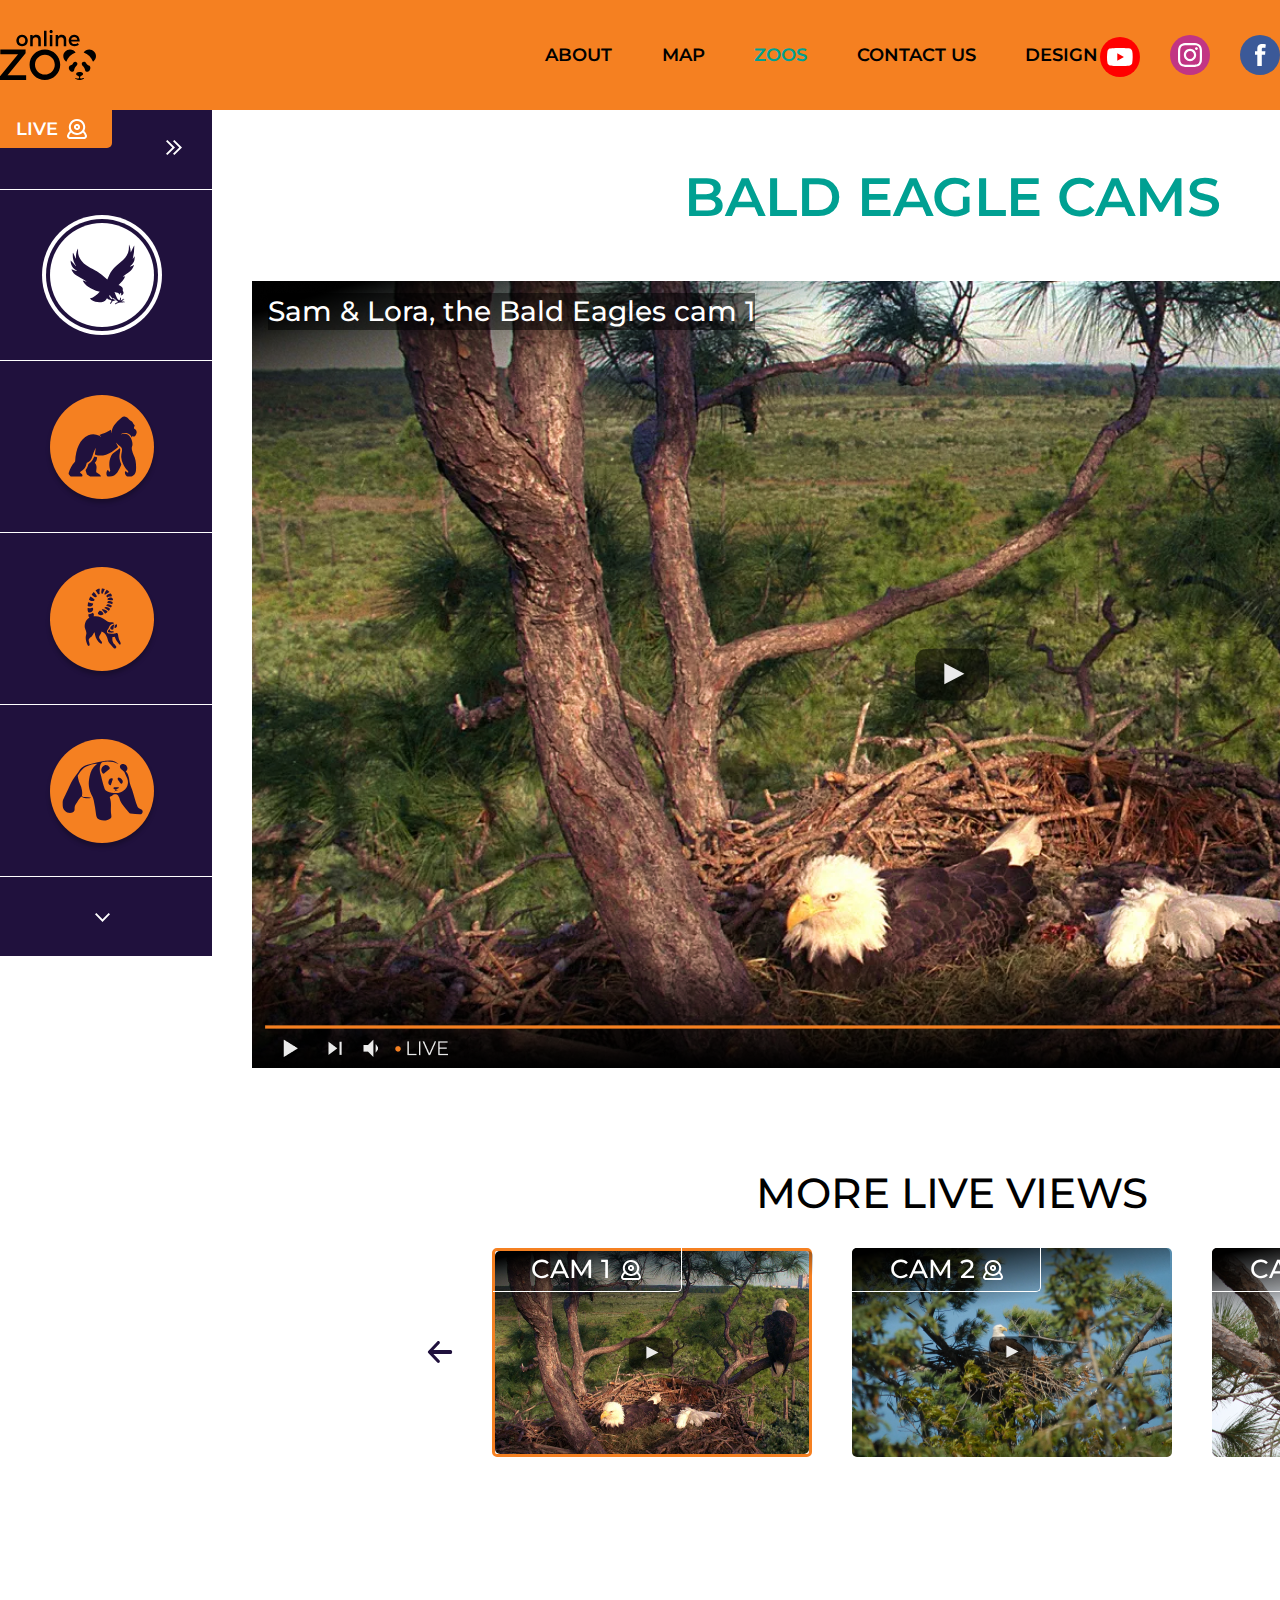
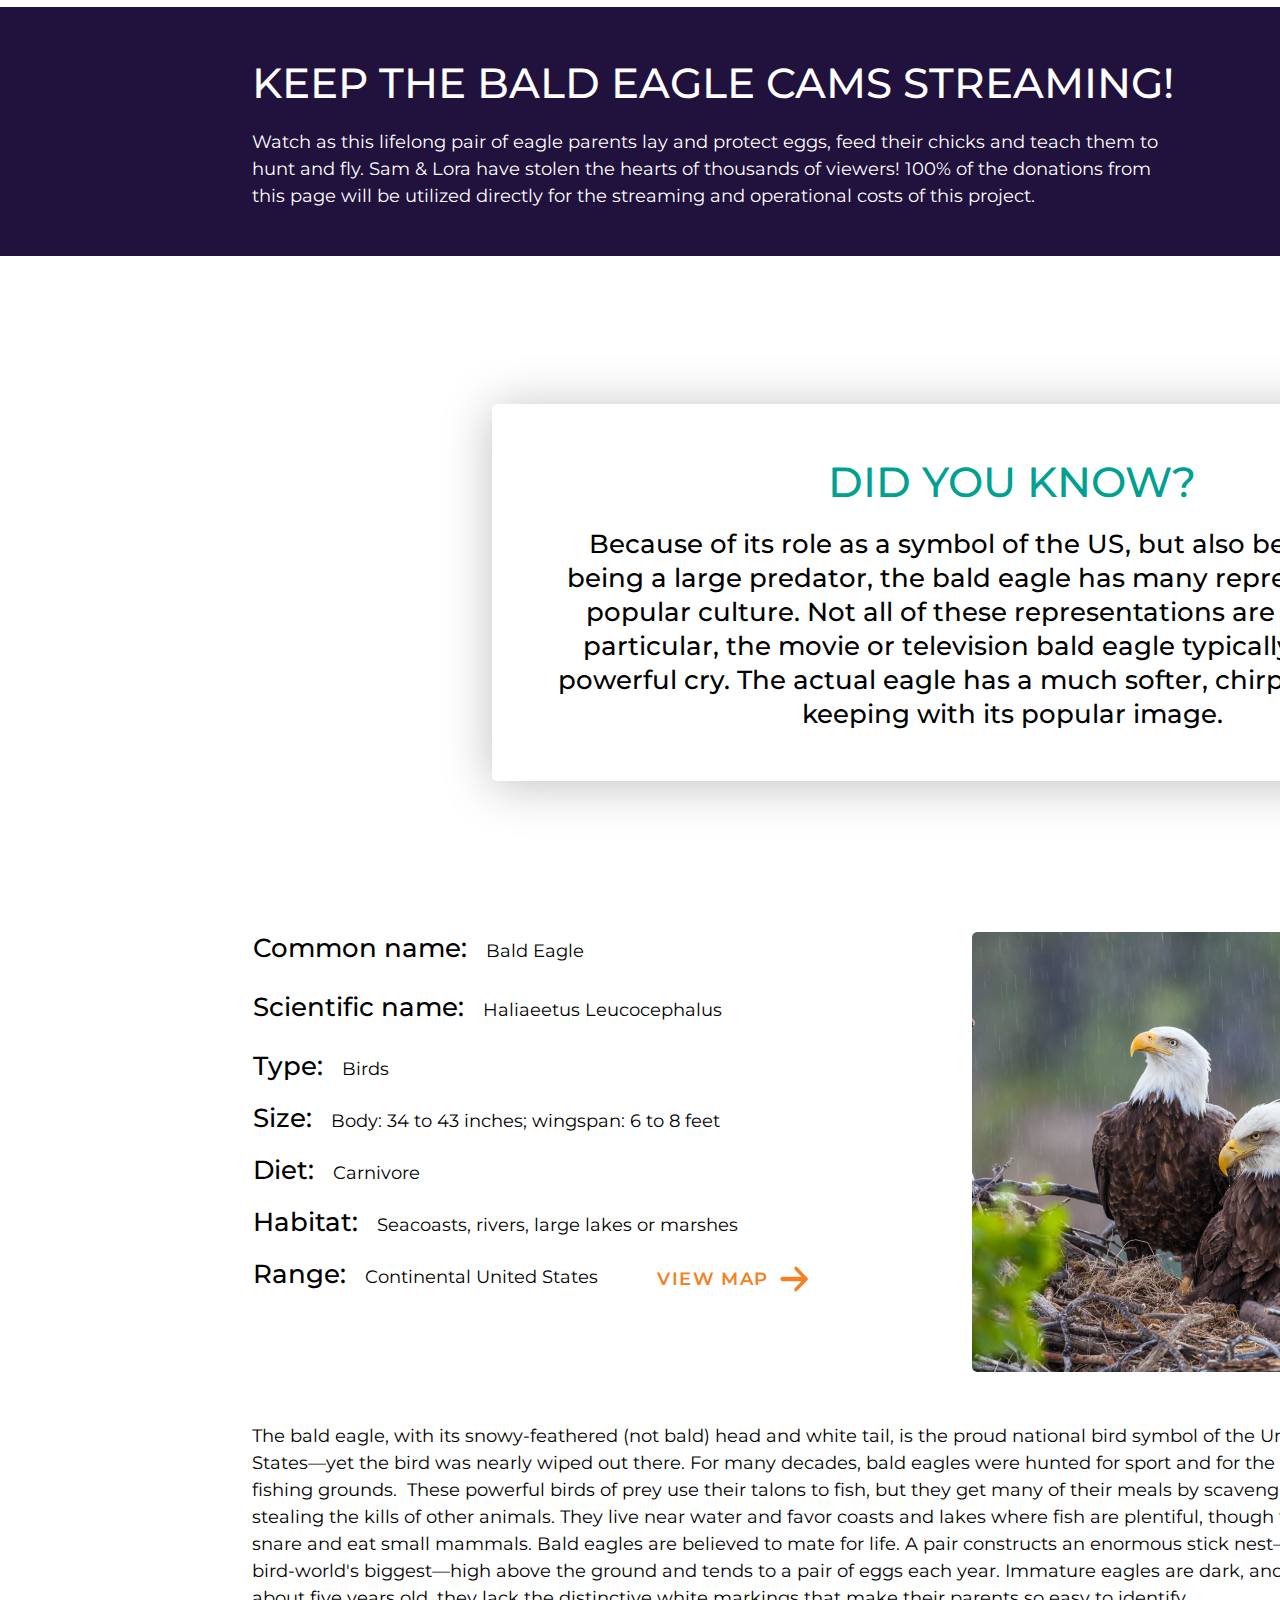
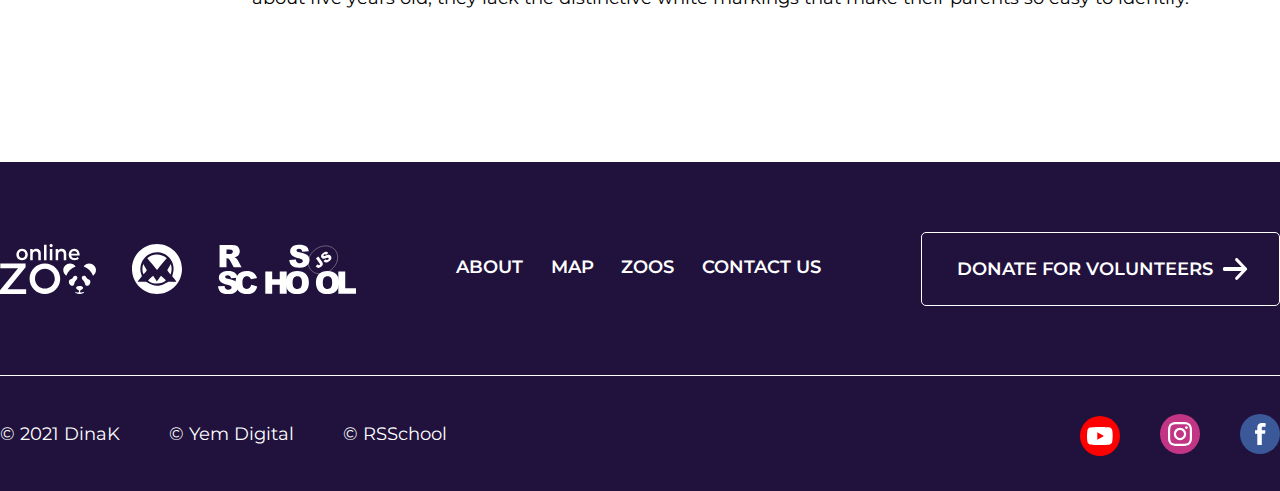
<file: online-zoo/pages/zoos/eagle.html>
<!DOCTYPE html>
<html lang="en">

<head>
  <meta charset="UTF-8">
  <meta http-equiv="X-UA-Compatible" content="IE=edge">
  <meta name="viewport" content="width=device-width, initial-scale=1.0">
  <title>online-zoo</title>
  <link rel="preconnect" href="https://fonts.gstatic.com">
  <link href="https://fonts.googleapis.com/css2?family=Montserrat:wght@400;500;600;800&display=swap" rel="stylesheet">
  <link rel="stylesheet" href="../normalize.css">
  <link rel="stylesheet" href="../style-main.css">
  <link rel="stylesheet" href="style-zoos.css">
</head>

<body>
  <header class="header">
    <h1 class="visuallyhidden">Online Zoo</h1>
    <div class="content header-content">
      <a class="logo" href="../index.html">
        <img class="header-logo" src="../../assets/icons/logo.svg" alt="Online Zoo Logo">
      </a>
      <nav>
        <ul class="menu h-menu">
          <li><a class="p-btn" href="../index.html">About</a></li>
          <li><a class="p-btn" href="../map.html">Map</a></li>
          <li><a class="p-btn activ" href="#">Zoos</a></li>
          <li><a class="p-btn" href="../contact-us.html">Contact us</a></li>
          <li><a class="p-btn" href="https://www.figma.com/file/lnK11foY8Aoa6oOlDXovVN/Online-ZOO-Project?node-id=0%3A1"
              target="_blank">Design</a></li>
        </ul>
      </nav>
      <div class="social-nets">
        <ul class="social">
          <li><a href="https://www.youtube.com/" target="_blank"><img src="../../assets/icons/youtube.svg"
                alt="YouTube"></a></li>
          <li><a href="https://www.instagram.com/" target="_blank"><img src="../../assets/icons/instagram.svg"
                alt="Instagram"></a></li>
          <li><a href="https://www.facebook.com/" target="_blank"><img src="../../assets/icons/facebook.svg"
                alt="Facebook"></a></li>
        </ul>
      </div>
    </div>
  </header>
  <main>
    <div class="bamboo-bg bamboo-bg-all"></div>
    <div class="wrapper">
      <aside class="sidebar">
        <div class="live-frame">
          <div class="p-btn live-sign-cam">Live</div>
          <div class="double-arrow-right"></div>
        </div>
        <div class="animal-container">
          <div class="animal-frame">
            <a class="animal-sign eagle-icon active" title="Bald Eagle, Continental United States"></a>
          </div>
          <div class="animal-frame">
            <a class="animal-sign gorilla-icon" href="./gorilla.html" title="Western Lowland Gorilla, Western Africa"></a>
          </div>
          <div class="animal-frame">
            <a class="animal-sign lemur-icon" href="./lemur.html" title="Ring-Tailed Lemur, Southeast Asia"></a>
          </div>
          <div class="animal-frame">
            <a class="animal-sign panda-icon" href="./panda.html" title="Giant Panda, Eastern Asia"></a>
          </div>
        </div>
        <div class="down-btn-frame">
          <div class="arrow-down-btn"></div>
        </div>
      </aside>
      <div class="zoos-container">
        <div class="zoos-content-general">
          <section class="zoos-content">
            <div class="zoos-title-line">
              <h2 class="zoos-title">Bald Eagle cams</h2>
              <form>
                <button class="p-btn org-btn donate-btn-zoos" disabled>Donate now</button>
              </form>
            </div>
            <div class="zoos-live-main">
              <p class="p-main-video">Sam & Lora, the Bald Eagles cam 1</p>
              <div class="live-video-container video-container-eagle">
                <iframe id="live-video" width="100%" height="100%"
                  src="https://www.youtube.com/embed/eY0dvOvGM1A?autoplay=1" title="YouTube video player"
                  frameborder="0" allow="accelerometer; clipboard-write; encrypted-media; gyroscope; picture-in-picture"
                  allowfullscreen></iframe>
              </div>
              <div class="zoos-live-button"
                onclick="liveVideo=document.getElementById('live-video'); liveVideo.style.display='block'; this.style.display='none'">
              </div>
              <div class="main-video-logo"></div>
            </div>
            <h3 class="zoos-subtitle-line">More live views</h3>
            <div class="zoos-slider" role="group">
              <button class="square-btn zoos-slider-btn zoos-btn-l"></button>
              <div class="zoos-video-line">
                <div class="zoos-slider-video zoos-video-1 active">
                  <div class="cap"></div>
                  <div class="subheader camera-num cam-1">cam 1</div>
                  <div class="slider-v-container slider-v-1 v-1-eagle">
                    <iframe id="live-video-1" width="100%" height="100%"
                      src="https://www.youtube.com/embed/eY0dvOvGM1A?autoplay=1" title="YouTube video player"
                      frameborder="0"
                      allow="accelerometer; clipboard-write; encrypted-media; gyroscope; picture-in-picture"
                      allowfullscreen></iframe>
                  </div>
                  <div class="slider-v-button sl-btn-1"
                    onclick="liveVideo=document.getElementById('live-video-1'); liveVideo.style.display='block'; this.style.display='none'">
                  </div>
                </div>
                <div class="zoos-slider-video zoos-video-2">
                  <div class="cap"></div>
                  <div class="subheader camera-num cam-2">cam 2</div>
                  <div class="slider-v-container slider-v v-2-eagle">
                    <iframe id="live-video-2" width="100%" height="100%"
                      src="https://www.youtube.com/embed/eY0dvOvGM1A?autoplay=1" title="YouTube video player"
                      frameborder="0"
                      allow="accelerometer; clipboard-write; encrypted-media; gyroscope; picture-in-picture"
                      allowfullscreen></iframe>
                  </div>
                  <div class="slider-v-button sl-btn-2"
                    onclick="liveVideo=document.getElementById('live-video-2'); liveVideo.style.display='block'; this.style.display='none'">
                  </div>
                </div>
                <div class="zoos-slider-video zoos-video-3">
                  <div class="cap"></div>
                  <div class="subheader camera-num cam-2">cam 3</div>
                  <div class="slider-v-container slider-v v-3-eagle">
                    <iframe id="live-video-3" width="100%" height="100%"
                      src="https://www.youtube.com/embed/eY0dvOvGM1A?autoplay=1" title="YouTube video player"
                      frameborder="0"
                      allow="accelerometer; clipboard-write; encrypted-media; gyroscope; picture-in-picture"
                      allowfullscreen></iframe>
                  </div>
                  <div class="slider-v-button sl-btn-2"
                    onclick="liveVideo=document.getElementById('live-video-3'); liveVideo.style.display='block'; this.style.display='none'">
                  </div>
                </div>
              </div>
              <button class="square-btn zoos-slider-btn zoos-btn-r"></button>
            </div>
          </section>
          <section class="content bamboo-content">
            <div class="donation-descr">
              <h3 class="bamboo-descr-title">Keep the Bald Eagle cams Streaming!</h3>
              <p class="p-body bamboo-descr-subtitle b-d-s-eagle">Watch as this lifelong pair of eagle parents lay and protect eggs, feed their chicks and teach them to hunt and fly. Sam & Lora have stolen the hearts of thousands of viewers! 100% of the donations from this page will be utilized directly for the streaming and operational costs of this project.</p>
            </div>
            <div class="quick-donation">
              <h4 class="subheader donation-title">Quick Donate</h4>
              <form class="donation-form">
                <input id="donation-input" name="input" type="number" placeholder="Donation amount" min="0" max="9999"
                  onKeyPress="if (this.value.length === 4) {return false;}">
                <input id="donation-submit" name="submit" type="submit" value="">
              </form>
            </div>
          </section>
          <section class="content bio-content">
            <div class="you-know">
              <h3 class="ykt-eagle">Did you know?</h3>
              <h4 class="subheader">Because of its role as a symbol of the US, but also because of its being a large predator, the bald eagle has many representations in popular culture. Not all of these representations are accurate. In particular, the movie or television bald eagle typically has a bold, powerful cry. The actual eagle has a much softer, chirpy voice, not in keeping with its popular image.
              </h4>
            </div>
            <div class="animal-bio bio-eagle">
              <div class="bio-card">
                <ul>
                  <li class="bio-card-line-1">
                    <h4 class="subheader">Common name:</h4>
                    <p class="p-body">Bald Eagle</p>
                  </li>
                  <li class="bio-card-line-1">
                    <h4 class="subheader">Scientific name:</h4>
                    <p class="p-body">Haliaeetus Leucocephalus</p>
                  </li>
                  <li class="bio-card-line-2">
                    <h4 class="subheader">Type:</h4>
                    <p class="p-body">Birds</p>
                  </li>
                  <li class="bio-card-line-2">
                    <h4 class="subheader">Size:</h4>
                    <p class="p-body">Body: 34 to 43 inches; wingspan: 6 to 8 feet</p>
                  </li>
                  <li class="bio-card-line-2">
                    <h4 class="subheader">Diet:</h4>
                    <p class="p-body">Carnivore</p>
                  </li>
                  <li class="bio-card-line-2">
                    <h4 class="subheader">Habitat:</h4>
                    <p class="p-body">Seacoasts, rivers, large lakes or marshes</p>
                  </li>
                  <li class="bio-card-line-2">
                    <h4 class="subheader">Range:</h4>
                    <p class="p-body">Continental United States</p>
                    <form class="trp-btn-form" action="../map.html">
                      <button class="trp-btn p-btn bio-btn btn-eagle">View map</button>
                    </form>
                  </li>
                </ul>
              </div>
              <div class="bio-photo">
                <img class="bio-img" src="../../assets/images/eagle-live2.png" alt="Two Eagles">
              </div>
            </div>
            <div class="bio-descr">
              <p class="p-body">The bald eagle, with its snowy-feathered (not bald) head and white tail, is the proud national bird symbol of the United<br> States—yet the bird was nearly wiped out there. For many decades, bald eagles were hunted for sport and for the "protection" of fishing grounds. &nbsp;These powerful birds of prey use their talons to fish, but they get many of their meals by scavenging carrion or stealing the kills of other animals. They live near water and favor coasts and lakes where fish are plentiful, though they will also snare and eat small mammals. Bald eagles are believed to mate for life. A pair constructs an enormous stick nest—one of the bird-world's biggest—high above the ground and tends to a pair of eggs each year. Immature eagles are dark, and until they are about five years old, they lack the distinctive white markings that make their parents so easy to identify.</p>
            </div>
          </section>
        </div>
      </div>
    </div>
  </main>
  <footer class="footer">
    <div class="content footer-content">
      <div class="footer-line f-line-1">
        <div class="footer-logos" role="group">
          <img src="../../assets/icons/logo-w.svg" alt="Online Zoo Logo" title="Online Zoo">
          <img src="../../assets/icons/yem-digital.svg" alt="Yem Digital Logo" title="Yem Digital">
          <img src="../../assets/icons/rss-logo.svg" alt="RS School Logo" title="Rolling Scopes School">
        </div>
        <ul class="menu f-menu">
          <li><a class="p-btn" href="../index.html">About</a></li>
          <li><a class="p-btn" href="../map.html">Map</a></li>
          <li><a class="p-btn" href="#">Zoos</a></li>
          <li><a class="p-btn" href="../contact-us.html">Contact us</a></li>
        </ul>
        <form>
          <button class="p-btn long-btn footer-btn" disabled>Donate for volunteers</button>
        </form>
      </div>
      <div class="footer-line f-line-2">
        <div class="company">
          <ul class="p-body list-company">
            <li>© 2021 DinaK</li>
            <li>© Yem Digital</li>
            <li>© RSSchool</li>
          </ul>
        </div>
        <div class="social-nets">
          <ul class="social f-social">
            <li><a href="https://www.youtube.com/" target="_blank"><img src="../../assets/icons/youtube.svg"
                  alt="YouTube"></a></li>
            <li><a href="https://www.instagram.com/" target="_blank"><img src="../../assets/icons/instagram.svg"
                  alt="Instagram"></a></li>
            <li><a href="https://www.facebook.com/" target="_blank"><img src="../../assets/icons/facebook.svg"
                  alt="Facebook"></a></li>
          </ul>
        </div>
      </div>
    </div>
  </footer>
</body>

</html>
</file>
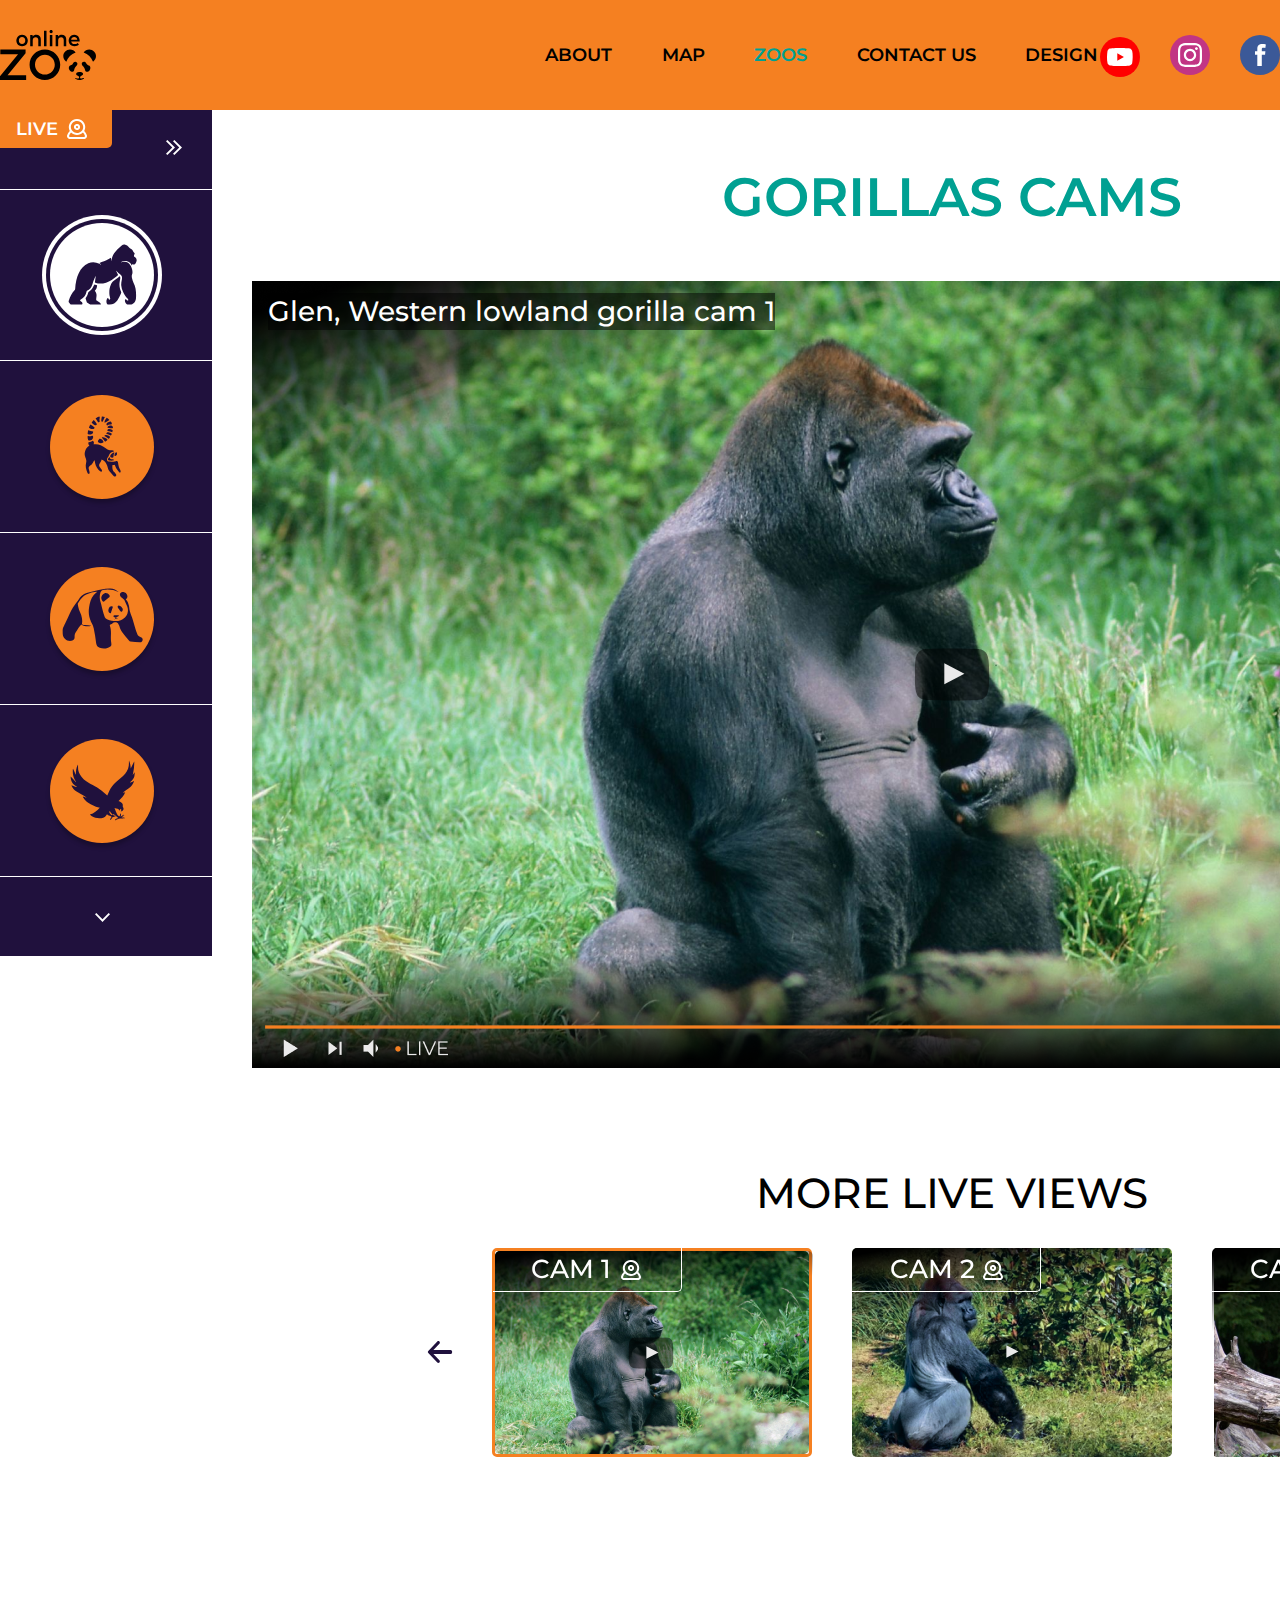
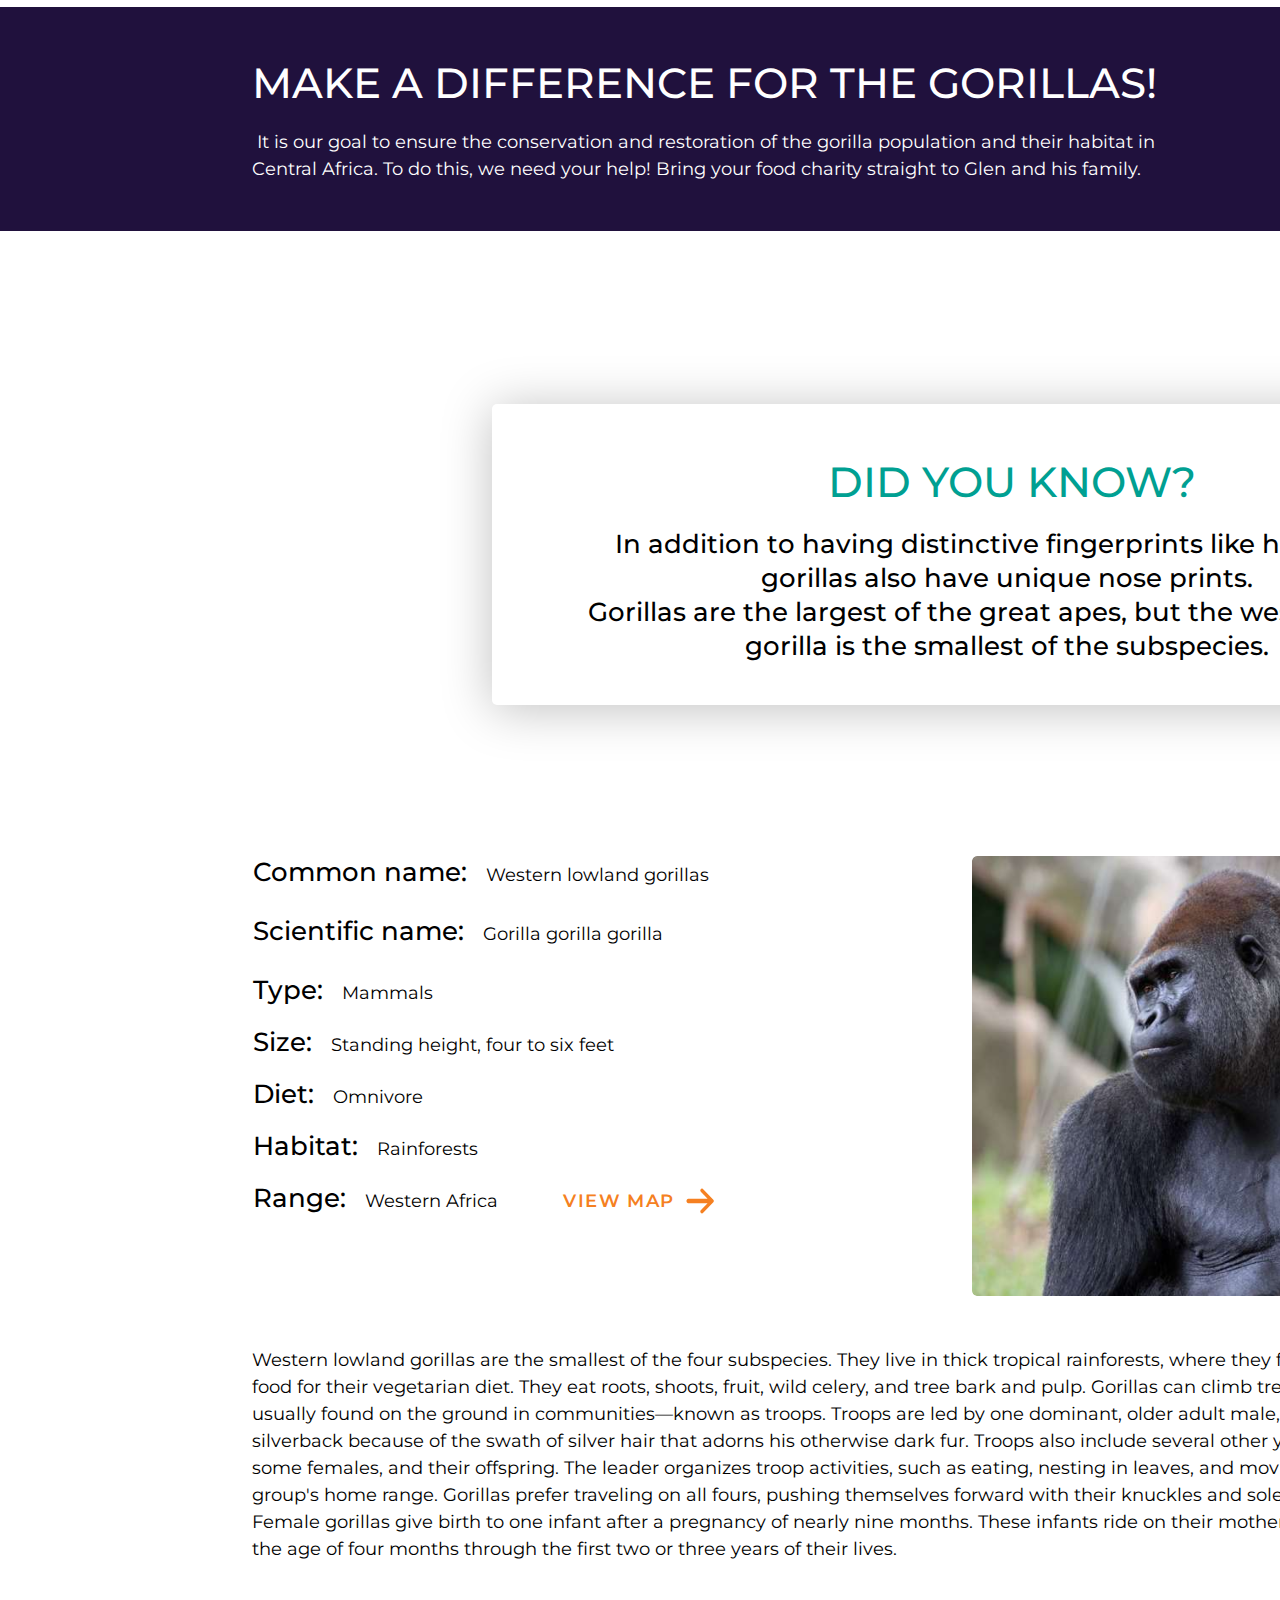
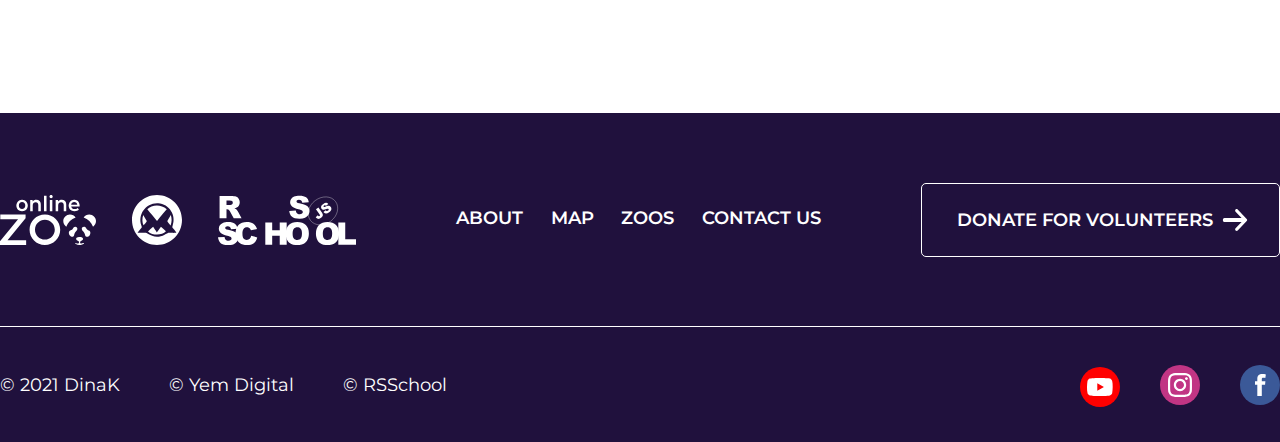
<file: online-zoo/pages/zoos/gorilla.html>
<!DOCTYPE html>
<html lang="en">

<head>
  <meta charset="UTF-8">
  <meta http-equiv="X-UA-Compatible" content="IE=edge">
  <meta name="viewport" content="width=device-width, initial-scale=1.0">
  <title>online-zoo</title>
  <link rel="preconnect" href="https://fonts.gstatic.com">
  <link href="https://fonts.googleapis.com/css2?family=Montserrat:wght@400;500;600;800&display=swap" rel="stylesheet">
  <link rel="stylesheet" href="../normalize.css">
  <link rel="stylesheet" href="../style-main.css">
  <link rel="stylesheet" href="style-zoos.css">
</head>

<body>
  <header class="header">
    <h1 class="visuallyhidden">Online Zoo</h1>
    <div class="content header-content">
      <a class="logo" href="../index.html">
        <img class="header-logo" src="../../assets/icons/logo.svg" alt="Online Zoo Logo">
      </a>
      <nav>
        <ul class="menu h-menu">
          <li><a class="p-btn" href="../index.html">About</a></li>
          <li><a class="p-btn" href="../map.html">Map</a></li>
          <li><a class="p-btn activ" href="#">Zoos</a></li>
          <li><a class="p-btn" href="../contact-us.html">Contact us</a></li>
          <li><a class="p-btn" href="https://www.figma.com/file/lnK11foY8Aoa6oOlDXovVN/Online-ZOO-Project?node-id=0%3A1"
              target="_blank">Design</a></li>
        </ul>
      </nav>
      <div class="social-nets">
        <ul class="social">
          <li><a href="https://www.youtube.com/" target="_blank"><img src="../../assets/icons/youtube.svg"
                alt="YouTube"></a></li>
          <li><a href="https://www.instagram.com/" target="_blank"><img src="../../assets/icons/instagram.svg"
                alt="Instagram"></a></li>
          <li><a href="https://www.facebook.com/" target="_blank"><img src="../../assets/icons/facebook.svg"
                alt="Facebook"></a></li>
        </ul>
      </div>
    </div>
  </header>
  <main>
    <div class="bamboo-bg bamboo-bg-gorilla"></div>
    <div class="wrapper">
      <aside class="sidebar">
        <div class="live-frame">
          <div class="p-btn live-sign-cam">Live</div>
          <div class="double-arrow-right"></div>
        </div>
        <div class="animal-container">
          <div class="animal-frame">
            <a class="animal-sign gorilla-icon active" title="Western Lowland Gorilla, Western Africa"></a>
          </div>
          <div class="animal-frame">
            <a class="animal-sign lemur-icon" href="./lemur.html" title="Ring-Tailed Lemur, Southeast Asia"></a>
          </div>
          <div class="animal-frame">
            <a class="animal-sign panda-icon" href="./panda.html" title="Giant Panda, Eastern Asia"></a>
          </div>
          <div class="animal-frame">
            <a class="animal-sign eagle-icon" href="./eagle.html" title="Bald Eagle, Continental United States"></a>
          </div>
        </div>
        <div class="down-btn-frame">
          <div class="arrow-down-btn"></div>
        </div>
      </aside>
      <div class="zoos-container">
        <div class="zoos-content-general">
          <section class="zoos-content">
            <div class="zoos-title-line">
              <h2 class="zoos-title">Gorillas cams</h2>
              <form>
                <button class="p-btn org-btn donate-btn-zoos" disabled>Donate now</button>
              </form>
            </div>
            <div class="zoos-live-main">
              <p class="p-main-video">Glen, Western lowland gorilla cam 1</p>
              <div class="live-video-container video-container-gorilla">
                <iframe id="live-video" width="100%" height="100%"
                  src="https://www.youtube.com/embed/rgXWDk7rh4w?autoplay=1" title="YouTube video player"
                  frameborder="0" allow="accelerometer; clipboard-write; encrypted-media; gyroscope; picture-in-picture"
                  allowfullscreen></iframe>
              </div>
              <div class="zoos-live-button"
                onclick="liveVideo=document.getElementById('live-video'); liveVideo.style.display='block'; this.style.display='none'">
              </div>
              <div class="main-video-logo"></div>
            </div>
            <h3 class="zoos-subtitle-line">More live views</h3>
            <div class="zoos-slider" role="group">
              <button class="square-btn zoos-slider-btn zoos-btn-l"></button>
              <div class="zoos-video-line">
                <div class="zoos-slider-video zoos-video-1 active">
                  <div class="cap"></div>
                  <div class="subheader camera-num cam-1">cam 1</div>
                  <div class="slider-v-container slider-v-1 v-1-gorilla">
                    <iframe id="live-video-1" width="100%" height="100%"
                      src="https://www.youtube.com/embed/rgXWDk7rh4w?autoplay=1" title="YouTube video player"
                      frameborder="0"
                      allow="accelerometer; clipboard-write; encrypted-media; gyroscope; picture-in-picture"
                      allowfullscreen></iframe>
                  </div>
                  <div class="slider-v-button sl-btn-1"
                    onclick="liveVideo=document.getElementById('live-video-1'); liveVideo.style.display='block'; this.style.display='none'">
                  </div>
                </div>
                <div class="zoos-slider-video zoos-video-2">
                  <div class="cap"></div>
                  <div class="subheader camera-num cam-2">cam 2</div>
                  <div class="slider-v-container slider-v v-2-gorilla">
                    <iframe id="live-video-2" width="100%" height="100%"
                      src="https://www.youtube.com/embed/rgXWDk7rh4w?autoplay=1" title="YouTube video player"
                      frameborder="0"
                      allow="accelerometer; clipboard-write; encrypted-media; gyroscope; picture-in-picture"
                      allowfullscreen></iframe>
                  </div>
                  <div class="slider-v-button sl-btn-2"
                    onclick="liveVideo=document.getElementById('live-video-2'); liveVideo.style.display='block'; this.style.display='none'">
                  </div>
                </div>
                <div class="zoos-slider-video zoos-video-3">
                  <div class="cap"></div>
                  <div class="subheader camera-num cam-2">cam 3</div>
                  <div class="slider-v-container slider-v v-3-gorilla">
                    <iframe id="live-video-3" width="100%" height="100%"
                      src="https://www.youtube.com/embed/eY0dvOvGM1A?autoplay=1" title="YouTube video player"
                      frameborder="0"
                      allow="accelerometer; clipboard-write; encrypted-media; gyroscope; picture-in-picture"
                      allowfullscreen></iframe>
                  </div>
                  <div class="slider-v-button sl-btn-2"
                    onclick="liveVideo=document.getElementById('live-video-3'); liveVideo.style.display='block'; this.style.display='none'">
                  </div>
                </div>
              </div>
              <button class="square-btn zoos-slider-btn zoos-btn-r"></button>
            </div>
          </section>
          <section class="content bamboo-content">
            <div class="donation-descr">
              <h3 class="bamboo-descr-title">Make a difference for the gorillas!</h3>
              <p class="p-body bamboo-descr-subtitle b-d-s-eagle">&nbsp;It is our goal to ensure the conservation and
                restoration of the gorilla population and their habitat in Central Africa. To do this, we need your
                help! Bring your food charity straight to Glen and his family.</p>
            </div>
            <div class="quick-donation">
              <h4 class="subheader donation-title">Quick Donate</h4>
              <form class="donation-form">
                <input id="donation-input" name="input" type="number" placeholder="Donation amount" min="0" max="9999"
                  onKeyPress="if (this.value.length === 4) {return false;}">
                <input id="donation-submit" name="submit" type="submit" value="">
              </form>
            </div>
          </section>
          <section class="content bio-content">
            <div class="you-know you-know-gorilla">
              <h3 class="ykt-eagle">Did you know?</h3>
              <h4 class="subheader ykst-gorilla">&nbsp;&nbsp;&nbsp;In addition to having distinctive fingerprints like humans do, gorillas also have unique nose prints.<br>
                &nbsp;&nbsp;&nbsp;&nbsp;&nbsp;Gorillas are the largest of the great apes, but the western lowland gorilla is the smallest of the
                subspecies.
              </h4>
            </div>
            <div class="animal-bio bio-eagle">
              <div class="bio-card">
                <ul>
                  <li class="bio-card-line-1">
                    <h4 class="subheader">Common name:</h4>
                    <p class="p-body">Western lowland gorillas</p>
                  </li>
                  <li class="bio-card-line-1">
                    <h4 class="subheader">Scientific name:</h4>
                    <p class="p-body">Gorilla gorilla gorilla</p>
                  </li>
                  <li class="bio-card-line-2">
                    <h4 class="subheader">Type:</h4>
                    <p class="p-body">Mammals</p>
                  </li>
                  <li class="bio-card-line-2">
                    <h4 class="subheader">Size:</h4>
                    <p class="p-body">Standing height, four to six feet</p>
                  </li>
                  <li class="bio-card-line-2">
                    <h4 class="subheader">Diet:</h4>
                    <p class="p-body">Omnivore</p>
                  </li>
                  <li class="bio-card-line-2">
                    <h4 class="subheader">Habitat:</h4>
                    <p class="p-body">Rainforests</p>
                  </li>
                  <li class="bio-card-line-2">
                    <h4 class="subheader">Range:</h4>
                    <p class="p-body">Western Africa</p>
                    <form class="trp-btn-form" action="../map.html">
                      <button class="trp-btn p-btn bio-btn btn-gorilla">View map</button>
                    </form>
                  </li>
                </ul>
              </div>
              <div class="bio-photo">
                <img class="bio-img" src="../../assets/images/gorilla-live2.png" alt="Gorilla">
              </div>
            </div>
            <div class="bio-descr">
              <p class="p-body">Western lowland gorillas are the smallest of the four subspecies. They live in thick tropical rainforests, where they find plenty of food for their vegetarian diet. They eat roots, shoots, fruit, wild celery, and tree bark and pulp. Gorillas can climb trees, but they’re usually found on the ground in communities—known as troops. Troops are led by one dominant, older adult male, often called a silverback because of the swath of silver hair that adorns his otherwise dark fur. Troops also include several other young males, some females, and their offspring. The leader organizes troop activities, such as eating, nesting in leaves, and moving about the group's home range. Gorillas prefer traveling on all fours, pushing themselves forward with their knuckles and soles of their feet. Female gorillas give birth to one infant after a pregnancy of nearly nine months. These infants ride on their mothers’ backs from the age of four months through the first two or three years of their lives.</p>
            </div>
          </section>
        </div>
      </div>

    </div>
  </main>
  <footer class="footer">
    <div class="content footer-content">
      <div class="footer-line f-line-1">
        <div class="footer-logos" role="group">
          <img src="../../assets/icons/logo-w.svg" alt="Online Zoo Logo" title="Online Zoo">
          <img src="../../assets/icons/yem-digital.svg" alt="Yem Digital Logo" title="Yem Digital">
          <img src="../../assets/icons/rss-logo.svg" alt="RS School Logo" title="Rolling Scopes School">
        </div>
        <ul class="menu f-menu">
          <li><a class="p-btn" href="../index.html">About</a></li>
          <li><a class="p-btn" href="../map.html">Map</a></li>
          <li><a class="p-btn" href="#">Zoos</a></li>
          <li><a class="p-btn" href="../contact-us.html">Contact us</a></li>
        </ul>
        <form>
          <button class="p-btn long-btn footer-btn" disabled>Donate for volunteers</button>
        </form>
      </div>
      <div class="footer-line f-line-2">
        <div class="company">
          <ul class="p-body list-company">
            <li>© 2021 DinaK</li>
            <li>© Yem Digital</li>
            <li>© RSSchool</li>
          </ul>
        </div>
        <div class="social-nets">
          <ul class="social f-social">
            <li><a href="https://www.youtube.com/" target="_blank"><img src="../../assets/icons/youtube.svg"
                  alt="YouTube"></a></li>
            <li><a href="https://www.instagram.com/" target="_blank"><img src="../../assets/icons/instagram.svg"
                  alt="Instagram"></a></li>
            <li><a href="https://www.facebook.com/" target="_blank"><img src="../../assets/icons/facebook.svg"
                  alt="Facebook"></a></li>
          </ul>
        </div>
      </div>
    </div>
  </footer>
</body>

</html>
</file>
<file: style.css>
* {
  margin: 0;
  padding: 0;
  box-sizing: border-box;
  user-select: none;
}
header {
  min-height: 90px;
  font-family: 'Berkshire Swash', cursive;
  font-size: 32px;
  letter-spacing: 16px;
  text-align: center;
  background-color: #d2b48c;
}
main {
  margin: 0 auto;
	padding: 7% 1% 0;
	display: flex;
  height: calc(100vh - 180px);
  min-height: 500px;
  flex-direction: column;
	justify-content: flex-start;
	align-items: space-between;
  background-color: #fff8dc;
}
a:focus {
	outline: 0;
}
.btn-line {
  margin: 0 auto;
  display: flex;
  width: 100%;
  max-width: 1200px;
  justify-content: center;
}
.btn-container {
  margin: 0 auto 80px;
	display: flex;
  width: 320px;
	height: 40px;
	justify-content: space-between;
}
.fullscreen {
	width: 40px;
	height: 40px;
	background-color: #fff8dc;
  background-image: url("assets/icons/fs-open.svg");
  background-size: contain;
	border: 0;
	outline: 0;
	transition: 0.3s;
	cursor: pointer;
}
.fullscreen:hover {
	transform: scale(1.2);
}
:-webkit-full-screen .fullscreen {
	background-image: url("assets/icons/fs-exit.svg");
}
.btn {
  padding: 0 10px;
	width: 150px;
	height: 40px;
  color: #fff;
	font-family: 'Rajdhani', sans-serif;
  font-size: 24px;
  letter-spacing: 2px;
	text-transform: uppercase;
	background-color: #454c53;
  border: 0;
  border-radius: 5px;
	outline: none;
	transition: 0.3s;
  cursor: pointer;
}
.btn:not(.btn-active):hover {
	background-color: #515961;
	transform: scale(1.2);
}
.btn:active {
	background-color: #00c9b7;
}
.btn-active {
	background-color: #00b4a4;
}
.btn-active:hover {
	background-color: #00c9b7;
	transform: scale(1.2);
}
.piano {
  margin: 0 auto;
	position: relative;
	display: flex;
	width: 100%;
  max-width: 560px;
	height: 270px;
	font-family: 'Berkshire Swash', cursive;
	justify-content: space-between;
}
.piano-key {
	margin: 4px;
	position: relative;
	width: 80px;
	height: 270px;
	background-color: #fff;
	border: 2px solid #313940;
	border-radius: 0px 0px 12px 12px;
	transition: 0.3s;
	cursor: pointer;
}
.piano-key:hover {
	background-color: #e6e0ab;
}
.keys-sharp {
	position: absolute;
	top: 0;
	bottom: 0;
	left: 53px;
	right: 53px;
	display: flex;
	justify-content: space-between;
	pointer-events: none;
}
.piano-key.sharp {
	margin: 0;
  top: 0;
  z-index: 3;
  width: 54px;
	height: 170px;
	background-color: #313940;
	border: 0;
	border-radius: 0px 0px 9px 9px;
  pointer-events: auto;
	transform-origin: center top;
}
.piano-key.sharp:hover {
	background-color: #263b50;
}
.piano-key.piano-key.active {
	background-color: #b4b2a0;
	transform: scale(0.96);
}
.piano-key.sharp.piano-key.active {
	background-color: #000;
	transform: scale(0.96);
}
.piano-key.none {
	background-color: transparent;
	border: 0;
	border-radius: 0;
	pointer-events: none;
}
.piano-key::before,
.piano-key::after {
	content: attr(data-note);
	position: absolute;
	bottom: -45px;
	left: 20px;
	width: 40px;
	height: 40px;
	color: #a2abb3;
	font-size: 26px;
	line-height: 40px;
	text-align: center;
	transition: 0.3s;
	pointer-events: none;
}
.piano-key::after {
	display: none;
	content: attr(data-letter);
}
.piano-key:hover::before,
.piano-key:hover::after {
	color: #800000;
}
.piano-key:active:hover::before,
.piano-key:active:hover::after {
	color: #00b4a4;
}
.sharp.active {
	border-top: 0;
}
.piano-key.sharp::before,
.piano-key.sharp::after {
	bottom: 175px;
	left: 7px;
}
.piano-key.letter::before {
	display: none;
}
.piano-key.letter::after {
	display: block;
}
.piano-key-letter::before {
	content: attr(data-letter);
}
.piano-key-remove-mouse:active::before {
	color: #a2abb3;
}
.piano-key-active-pseudo:hover::after,
.piano-key-active-pseudo:hover::before,
.piano-key-active::after,
.piano-key-active::before {
	color: #00b4a4;
}
footer {
  background-color: #d2b48c; 
}
.footer-content {
  margin: 0 auto;
  padding: 0 5%;
  display: flex;
  max-width: 1440px;
  height: 90px;
  font-family: 'Rajdhani', sans-serif;
  font-size: 50px;
  justify-content: space-between;
  align-items: center;  
}
.footer-img {
  height: 50px;
}
a:hover .footer-img {
  transform: scale(1.2);
}
</file>
<file: cssMemSlider/style.css>
* {
  box-sizing: border-box;
  margin: 0;
  padding: 0;
}

html {
  font-size: 1em;
}

body {
  display: flex;
  justify-content: center;
  background-color: #fecd03;
}

.wrapper {
  max-width: 75rem;
  min-width: 20rem;
  padding-left: 2%;
  padding-right: 2%;
}

.task_name {
  font-family: 'Fredericka the Great', cursive;
  font-size: min(max(1.5rem, calc(1.5rem + ((1vw - 0.2rem) * 1.5))), 3rem);
  text-align: center;
}

.header,
.footer {
  padding-top: 2rem;
  padding-bottom: 1rem;
}

.main {
  width: 100%;
  overflow: hidden;
}

.slider {
  display: flex;
  width: 1000%;
  transition: 2s ease;
}

.slide {
  width: 10%;
}

.radio {
  width: 0;
  height: 0;
  opacity: 0;
}

.slide img {
  width: 100%;
  height: 100%;
}

.description {
  display: flex;
  justify-content: space-between;
  align-items: center;
  margin-top: 1rem;
}

.controls {
  display: flex;
  align-items: center;
}

.control_btn {
  display: flex;
  justify-content: center;
  align-items: center;
  width: min(max(1.8rem, calc(1.8rem + ((1vw - 0.2rem) * 1.2))), 3rem);
  height: min(max(1.8rem, calc(1.8rem + ((1vw - 0.2rem) * 1.2))), 3rem);
  background-color: transparent;
  border-radius: 50%;
  cursor: pointer;
  transition: 0.5s;
}

.control_btn span {
  width: min(max(0.7rem, calc(0.7rem + ((1vw - 0.2rem) * 0.3))), 1rem);
  height: min(max(0.7rem, calc(0.7rem + ((1vw - 0.2rem) * 0.3))), 1rem);
  background-color: #71abfe;
  border-radius: 50%;
  cursor: pointer;
  transition: 0.5s ease;
}

.control_btn:hover span {
  background-color: #ffffff;
}

.control_btn:active span {
  opacity: 50%;
}

.titles_container {
  height: min(max(1.8rem, calc(1.8rem + ((1vw - 0.2rem) * 1.2))), 3rem);
  overflow: hidden;
}

.titles {
  height: 1000%;
  transition: 2s ease;
}

.title {
  height: 10%;
  font-size: min(max(0.9rem, calc(0.9rem + ((1vw - 0.2rem) * 0.6))), 1.5rem);
  font-family: 'Roboto', sans-serif;
  font-weight: 500;
  line-height: 200%;
}

#slide_1:checked~.slider {
  transform: translateX(0%);
}

#slide_2:checked~.slider {
  transform: translateX(-10%);
}

#slide_3:checked~.slider {
  transform: translateX(-20%);
}

#slide_4:checked~.slider {
  transform: translateX(-30%);
}

#slide_5:checked~.slider {
  transform: translateX(-40%);
}

#slide_6:checked~.slider {
  transform: translateX(-50%);
}

#slide_7:checked~.slider {
  transform: translateX(-60%);
}

#slide_8:checked~.slider {
  transform: translateX(-70%);
}

#slide_9:checked~.slider {
  transform: translateX(-80%);
}

#slide_10:checked~.slider {
  transform: translateX(-90%);
}

#slide_1:checked~.description .controls .control_btn #control_1,
#slide_2:checked~.description .controls .control_btn #control_2,
#slide_3:checked~.description .controls .control_btn #control_3,
#slide_4:checked~.description .controls .control_btn #control_4,
#slide_5:checked~.description .controls .control_btn #control_5,
#slide_6:checked~.description .controls .control_btn #control_6,
#slide_7:checked~.description .controls .control_btn #control_7,
#slide_8:checked~.description .controls .control_btn #control_8,
#slide_9:checked~.description .controls .control_btn #control_9,
#slide_10:checked~.description .controls .control_btn #control_10 {
  background-color: transparent;
  border: 0.125rem solid #71abfe;
}

#slide_1:checked~.description .controls .control_btn:hover #control_1,
#slide_2:checked~.description .controls .control_btn:hover #control_2,
#slide_3:checked~.description .controls .control_btn:hover #control_3,
#slide_4:checked~.description .controls .control_btn:hover #control_4,
#slide_5:checked~.description .controls .control_btn:hover #control_5,
#slide_6:checked~.description .controls .control_btn:hover #control_6,
#slide_7:checked~.description .controls .control_btn:hover #control_7,
#slide_8:checked~.description .controls .control_btn:hover #control_8,
#slide_9:checked~.description .controls .control_btn:hover #control_9,
#slide_10:checked~.description .controls .control_btn:hover #control_10 {
  background-color: transparent;
  border: 0.125rem solid #ffffff;
}

#slide_1:checked~.description .titles_container .titles {
  transform: translateY(0%);
}

#slide_2:checked~.description .titles_container .titles {
  transform: translateY(-10%);
}

#slide_3:checked~.description .titles_container .titles {
  transform: translateY(-20%);
}

#slide_4:checked~.description .titles_container .titles {
  transform: translateY(-30%);
}

#slide_5:checked~.description .titles_container .titles {
  transform: translateY(-40%);
}

#slide_6:checked~.description .titles_container .titles {
  transform: translateY(-50%);
}

#slide_7:checked~.description .titles_container .titles {
  transform: translateY(-60%);
}

#slide_8:checked~.description .titles_container .titles {
  transform: translateY(-70%);
}

#slide_9:checked~.description .titles_container .titles {
  transform: translateY(-80%);
}

#slide_10:checked~.description .titles_container .titles {
  transform: translateY(-90%);
}

.footer {
  display: flex;
  justify-content: space-between;
}

.footer a {
  height: 2rem;
  background-repeat: no-repeat;
  background-size: contain;
  cursor: pointer;
}

.github,
.rsschool {
  height: min(max(1.5rem, calc(1.5rem + ((1vw - 0.2rem) * 1.5))), 3rem);
}

.footer a:hover {
  filter: invert(11%) sepia(40%) saturate(808%) hue-rotate(281deg) brightness(98%) contrast(90%);
  transform: scale(1.1);
}

.year {
  font-family: 'Roboto', sans-serif;
  font-weight: 900;
  font-size: min(max(1.5rem, calc(1.5rem + ((1vw - 0.2rem) * 1.5))), 3rem);
}

@media screen and (max-width: 768px) {
  body {
    width: 100%;
  }

  .header,
  .footer {
    padding-top: 1rem;
  }

  .main {
    padding-bottom: 0;
  }

  .description {
    display: flex;
    flex-direction: column;
    margin-top: 0;
  }

  .controls {
    order: 1;
    justify-content: center;
    width: 100%;
    margin: 0.5rem 0;
  }

  .titles_container {
    order: 2;
    align-self: flex-start;
  }

  .title {
    line-height: 100%;
  }
}
</file>
<file: portfolio/style.css>
:root {
  --color-gold: #bdae82;
  --color-black: #000000;
  --color-white: #ffffff;
  --title-font-family: "Merriweather", serif;
  --regular-font-family: "Inter", sans-serif;
  --regular-font-size: 20px;
}

* {
  box-sizing: border-box;
  margin: 0;
  padding: 0;
}

html {
  scroll-behavior: smooth;
}

body {
  background-color: var(--color-black);
}

ul {
  list-style: none;
}

a {
  text-decoration: none;
}

.header,
.main,
.footer {
  width: 1440px;
  margin: 0 auto;
}

.header-container,
.hero-container {
  background: url("./assets/img/bg.jpg");
  background-repeat: no-repeat;
}

.header-container {
  display: flex;
  justify-content: space-between;
  align-items: center;
  padding: 20px;
  font-family: var(--regular-font-family);
  font-size: var(--regular-font-size);
  background-position: center 0;
}

.hero-container {
  padding-top: 160px;
  padding-left: 80px;
  padding-bottom: 330px;
  background-position: center -90px;
}

.logo {
  width: 50px;
  height: 50px;
  background-image: url("./assets/svg/logo.svg");
  background-size: contain;
  background-position: center;
  background-repeat: no-repeat;
  cursor: pointer;
  transition: 0.5s;
}

.logo:hover,
.play:hover,
.social-item:hover {
  filter: invert(26%) sepia(15%) saturate(638%) hue-rotate(7deg) brightness(92%) contrast(87%);
}

.nav {
  margin-left: auto;
}

.nav-list {
  display: flex;
  justify-content: space-evenly;
  width: 500px;
}

.nav-item a,
.lang a {
  cursor: pointer;
  transition: 0.5s;
}

.nav-item a,
.lang,
.lang a {
  color: var(--color-white);
  line-height: 50px;
}

.lang {
  display: flex;
  justify-content: space-between;
  width: 70px;
  font-weight: 700;
}

.nav-item a:hover,
.lang a:hover {
  color: var(--color-gold);
}

.hero,
.golden-button:hover {
  color: var(--color-white);
}

h1 {
  margin: 0;
  font-family: var(--title-font-family);
  font-size: 60px;
  font-weight: 700;
  line-height: 200%;
}

.hero {
  width: 470px;
}

.hero-text {
  padding-top: 10px;
  padding-bottom: 25px;
  font-family: var(--regular-font-family);
  font-size: var(--regular-font-size);
  line-height: 200%;
}

.golden-button {
  width: 220px;
  height: 55px;
  font-family: var(--regular-font-family);
  font-size: var(--regular-font-size);
  background-color: var(--color-gold);
  border: none;
  cursor: pointer;
  transition: 0.5s;
}

#skills,
#portfolio,
#video,
#price {
  display: flex;
  flex-direction: column;
  align-items: center;
  padding: 0 20px;
}

h2 {
  display: inline-block;
  vertical-align: middle;
  font-family: var(--title-font-family);
  font-size: 40px;
  font-weight: 700;
  color: var(--color-gold);
  line-height: 200%;
}

.section-title {
  width: 50%;
  padding-top: 100px;
  padding-bottom: 60px;
  text-align: center;
  overflow-x: hidden;
}

.section-title::before,
.section-title::after {
  position: relative;
  display: inline-block;
  vertical-align: middle;
  width: 100%;
  height: 2px;
  content: "";
  background-color: var(--color-gold);
}

.section-title::before {
  left: -15px;
  margin-left: -100%;
}

.section-title::after {
  right: -15px;
  margin-right: -100%;
}

.skills-list {
  display: flex;
  flex-wrap: wrap;
  justify-content: space-between;
  width: 100%;
  text-align: center;
}

.skills-item {
  width: 320px;
  padding-top: 100px;
  font-family: var(--regular-font-family);
  color: var(--color-white);
  background-position: center top;
  background-repeat: no-repeat;
}

.skills-item:nth-child(1) {
  background-image: url("./assets/svg/camera\ 1.svg");
  background-size: 62px 50px;
}

.skills-item:nth-child(2) {
  background-image: url("./assets/svg/video\ 1.svg");
  background-size: 60px 50px;
}

.skills-item:nth-child(3) {
  background-image: url("./assets/svg/image\ 1.svg");
  background-size: 66px 50px;
}

.skills-item:nth-child(4) {
  background-image: url("./assets/svg/mic\ 1.svg");
  background-size: 32px 50px;
}

.skills-title {
  font-size: var(--regular-font-size);
  font-weight: 700;
  line-height: 200%;
}

.skills-description {
  padding: 20px 20px 10px;
  font-size: 18px;
  line-height: 200%;
}

.portfolio-list {
  display: flex;
  gap: 5px;
  padding-bottom: 35px;
}

.transparent-button,
.active-button {
  width: 220px;
  height: 55px;
  font-family: var(--regular-font-family);
  font-size: var(--regular-font-size);
  cursor: pointer;
  transition: 0.5s;
}

.transparent-button {
  color: var(--color-gold);
  background-color: transparent;
  border: solid 2px var(--color-gold);
}

.transparent-button:hover,
.active-button:hover {
  color: var(--color-white);
}

.active-button,
.transparent-button:active {
  color: var(--color-black);
  background-color: var(--color-gold);
  border: none;
}

.portfolio-images {
  display: flex;
  flex-wrap: wrap;
  justify-content: space-between;
}

.portfolio-images img {
  width: 450px;
  height: 560px;
  margin-top: 25px;
}

.video-container {
  display: flex;
  justify-content: center;
  align-items: center;
  width: 100%;
  background-image: url("./assets/img/video-player.jpg");
  background-size: 100%;
  background-repeat: no-repeat;
  background-position: top center;
}

.video {
  width: 100%;
}

.play {
  position: absolute;
  z-index: 2;
  width: 130px;
  height: 130px;
  background-image: url("./assets/svg/Play_hover.svg");
  background-color: transparent;
  background-repeat: no-repeat;
  background-position: center;
  border: none;
  cursor: pointer;
  transition: 0.5s;
}

#price {
  padding-bottom: 100px;
}

.price-cards {
  display: flex;
  flex-wrap: wrap;
  justify-content: space-between;
  width: 100%;
  color: var(--color-white);
}

.price-card {
  display: flex;
  flex-direction: column;
  justify-content: center;
  align-items: center;
  width: 450px;
  height: 505px;
  border: solid 3px var(--color-gold);
}

.price-card-title {
  font-family: var(--title-font-family);
  font-size: 28px;
  font-weight: 700;
  line-height: 200%;
}

.price-card-price {
  padding: 20px;
  font-family: var(--title-font-family);
  font-size: 24px;
  font-weight: 700;
  color: var(--color-gold);
  line-height: 200%;
}

.price-card-text {
  padding-bottom: 4px;
  font-family: var(--regular-font-family);
  font-size: 18px;
  line-height: 200%;
  text-align: center;
}

.contacts-container {
  display: flex;
  justify-content: end;
  padding-top: 60px;
  padding-right: 20px;
  padding-bottom: 195px;
  background-image: url("./assets/img/contacts.jpg");
  background-position: center 0;
  background-repeat: no-repeat;
}

#contacts {
  width: 450px;
  color: var(--color-gold);
}

.contacts-title {
  line-height: 80px;
}

.contacts-form {
  display: flex;
  flex-direction: column;
  gap: 20px;
  height: 325px;
  margin-top: 40px;
}

::placeholder,
.form-line {
  font-family: var(--regular-font-family);
  font-size: var(--regular-font-size);
  color: var(--color-gold);
  line-height: 40px;
}

.form-line {
  padding-left: 18px;
  background-color: transparent;
  border: solid 2px var(--color-gold);
}

input {
  height: 50px;
}

textarea {
  height: 100px;
  padding-top: 3px;
  overflow: hidden;
}

.form-button {
  margin-top: 10px;
}

.footer,
.footer a,
.author {
  font-family: var(--regular-font-family);
  font-size: var(--regular-font-size);
  color: var(--color-white);
  line-height: 50px;
}

.footer a {
  cursor: pointer;
  transition: 0.5s;
}

.footer a:hover {
  color: var(--color-gold);
}

.footer,
.author,
.social-list {
  display: flex;
  justify-content: space-between;
}

.footer {
  padding: 50px 20px;
}

.author {
  width: 188px;
  padding-right: 19px;
  height: 50px;
}

.social-list {
  align-items: center;
  width: 188px;
  height: 50px;
}

.social-item a{
  display: block;
  width: 32px;
  height: 32px;
  background-size: 100%;
  background-repeat: no-repeat;
  background-position: center;
  cursor: pointer;
  transition: 0.5s;
}

.social-item:nth-child(1) {
  background-image: url("./assets/svg/inst\ 1.svg");
}

.social-item:nth-child(2) {
  background-image: url("./assets/svg/fb\ 1.svg");
}

.social-item:nth-child(3) {
  background-image: url("./assets/svg/tw\ 1.svg");
}

.social-item:nth-child(4) {
  background-image: url("./assets/svg/pinterest\ 1.svg");
}
</file>
<file: virtual-piano/style.css>
* {
  margin: 0;
  padding: 0;
  box-sizing: border-box;
  user-select: none;
}
header {
  min-height: 90px;
  font-family: 'Berkshire Swash', cursive;
  font-size: 32px;
  letter-spacing: 16px;
  text-align: center;
  background-color: #d2b48c;
}
main {
  margin: 0 auto;
	padding: 7% 1% 0;
	display: flex;
  height: calc(100vh - 180px);
  min-height: 500px;
  flex-direction: column;
	justify-content: flex-start;
	align-items: space-between;
  background-color: #fff8dc;
}
a:focus {
	outline: 0;
}
.btn-line {
  margin: 0 auto;
  display: flex;
  width: 100%;
  max-width: 1200px;
  justify-content: center;
}
.btn-container {
  margin: 0 auto 80px;
	display: flex;
  width: 320px;
	height: 40px;
	justify-content: space-between;
}
.fullscreen {
	width: 40px;
	height: 40px;
	background-color: #fff8dc;
  background-image: url("assets/icons/fs-open.svg");
  background-size: contain;
	border: 0;
	outline: 0;
	transition: 0.3s;
	cursor: pointer;
}
.fullscreen:hover {
	transform: scale(1.2);
}
:-webkit-full-screen .fullscreen {
	background-image: url("assets/icons/fs-exit.svg");
}
.btn {
  padding: 0 10px;
	width: 150px;
	height: 40px;
  color: #fff;
	font-family: 'Rajdhani', sans-serif;
  font-size: 24px;
  letter-spacing: 2px;
	text-transform: uppercase;
	background-color: #454c53;
  border: 0;
  border-radius: 5px;
	outline: none;
	transition: 0.3s;
  cursor: pointer;
}
.btn:hover {
	background-color: #89929b;
	transform: scale(1.1);
}
.btn.active {
	background-color: #00b4a4;
}
.btn.active:hover {
	background-color: #4ed3c8;
}
.piano {
  margin: 0 auto;
	position: relative;
	display: flex;
	width: 100%;
  max-width: 560px;
	height: 270px;
	font-family: 'Berkshire Swash', cursive;
	justify-content: space-between;
}
.piano-key {
	margin: 4px;
	position: relative;
	width: 80px;
	height: 270px;
	background-color: #fff;
	border: 2px solid #313940;
	border-radius: 0px 0px 12px 12px;
	transition: 0.3s;
	cursor: pointer;
}
.piano-key:hover {
	background-color: #e6e0ab;
}
.keys-sharp {
	position: absolute;
	top: 0;
	bottom: 0;
	left: 53px;
	right: 53px;
	display: flex;
	justify-content: space-between;
	pointer-events: none;
}
.piano-key.sharp {
	margin: 0;
  top: 0;
  z-index: 3;
  width: 54px;
	height: 170px;
	background-color: #313940;
	border: 0;
	border-radius: 0px 0px 9px 9px;
  pointer-events: auto;
	transform-origin: center top;
}
.piano-key.sharp:hover {
	background-color: #496c8f;
}
.piano-key.piano-key.active {
	background-color: #b4b2a0;
	transform: scale(0.96);
}
.piano-key.sharp.piano-key.active {
	background-color: #000;
	transform: scale(0.96);
}
.piano-key.none {
	background-color: transparent;
	border: 0;
	border-radius: 0;
	pointer-events: none;
}
.piano-key::before,
.piano-key::after {
	content: attr(data-note);
	position: absolute;
	bottom: -45px;
	left: 20px;
	width: 40px;
	height: 40px;
	color: #a2abb3;
	font-size: 26px;
	line-height: 40px;
	text-align: center;
	transition: 0.3s;
	pointer-events: none;
}
.piano-key::after {
	display: none;
	content: attr(data-letter);
}
.piano-key:hover::before,
.piano-key:hover::after {
	color: #573abd;
}
.piano-key.active:hover::before,
.piano-key.active:hover::after {
	color: #00b4a4;
}
.piano-key.active::before,
.piano-key.active::after {
	color: #00b4a4;
}
.sharp.active {
	border-top: 0;
}
.piano-key.sharp::before,
.piano-key.sharp::after {
	bottom: 175px;
	left: 7px;
}
.piano-key.letter::before {
	display: none;
}
.piano-key.letter::after {
	display: block;
}
.piano-key-letter::before {
	content: attr(data-letter);
}
.piano-key-remove-mouse:active::before {
	color: #a2abb3;
}
.piano-key-active-pseudo:hover::after,
.piano-key-active-pseudo:hover::before,
.piano-key-active::after,
.piano-key-active::before {
	color: #00b4a4;
}
footer {
  background-color: #d2b48c; 
}
.footer-content {
  margin: 0 auto;
  padding: 0 5%;
  display: flex;
  max-width: 1440px;
  height: 90px;
  font-family: 'Rajdhani', sans-serif;
  font-size: 50px;
  justify-content: space-between;
  align-items: center;  
}
.footer-img {
  height: 50px;
}
a:hover .footer-img {
  transform: scale(1.2);
}
</file>
<file: wildlife/style.css>
* {
  margin: 0;
  padding: 0;
  box-sizing: border-box;
}
.survival-h,
h2,
.sh2,
h3,
h4,
.menu-UI,
h5,
h6
 {
  font-family: "Open Sans", sans-serif;
  font-weight: 400;
  font-style: normal;
}
h1,
p,
.regular-UI,
#btn-donate {
  font-family: "Roboto", sans-serif;
  font-weight: 400;
  font-style: normal;
}
.survival-h,
h2,
.sh2,
h3,
h5 {
  line-height: 150%;
}
h1,
h4,
p,
.menu-UI,
.regular-UI,
h5,
h6,
#btn-donate {
  color: #f7f7f7;
}
.survival-h {
  font-size: 48px;
  letter-spacing: 2px;
  color: #cd6326;
}
h2 {
  font-size: 48px;
  color: #333;
}
.sh2 {
  margin-top: 20px;
  font-size: 24px;
  color: #666;
}
h3 {
  margin-top: 259px;
  font-size: 27px;
}
h4 {
  font-size: 22px;
  line-height: 36px;
}
h1,
p {
  width: 155px;
  font-size: 32px;
  line-height: 60px;
  text-transform: uppercase;
}
h1:hover,
p:hover {
  color: #cd6326;
}
.menu-UI {
  font-size: 23px;
  line-height: 60px;
}
.regular-UI,
#btn-donate {
  font-size: 23px;
  line-height: 27px;
}
h5 {
  margin-top: 50px;
  width: 274px;
  font-size: 18px;
}
h6 {
  margin-top: 10px;
  font-size: 17px;
  line-height: 27px;
}
.container-hero,
.container-main,
.container-footer {
  margin: 0 auto;
  min-width: 1440px;
}
.container-hero {
  background-color: #02160b;
  background-image: url("assets/images/fox.png");
  background-repeat: no-repeat;
  background-position: center;
}
.container-main {
  background-color: #ccc;
}
.container-footer {
  background-color: #181617;
  background-image: url("assets/images/leaves.png");
  background-repeat: no-repeat;
  background-position: center;
}
header,
.survival,
main,
footer {
  margin: 0 auto;
  width: 1200px;
}
header {
  padding-top: 20px;
  display: flex;
  height: 100px;
  justify-content: space-between;
}
.survival {
  padding-top: 101px;
  height: 680px;
}
main {
  padding-top: 120px;
  height: 1368px;
  text-align: center;
}
footer {
  display: flex;
  height: 360px;
  justify-content: space-between;
  align-items: center;
}
.logo {
  display: flex;
  width: 240px;
  height: 60px;
  justify-content:space-between;
  align-items: center;
  text-decoration: none;
  cursor: pointer;
}
.logo-img {
  width: 70px;
}
.nav-header {
  display: flex;
  width: 500px;
  height: 60px;
  justify-content: space-between;
  align-items: center;
  list-style: none;
}
.nav-header li:nth-child(2) {
  margin-right:4px;
}
.nav-header li:nth-child(3) {
  margin-right: 20px;
}
.nav-header li a {
  text-decoration: none;
}
.btn-nav {
  padding: 0 20px;
  display: flex;
  height: 50px;
  justify-content: center;
  align-items: center;
  border-radius: 5px;
}
#btn-sign-in {
  display: flex;
  width: 120px;
  height: 50px;
  justify-content: center;
  align-items: center;
  border: 2px solid #cd6326;
  border-radius: 5px;
}
#btn-sign-in:hover,
.btn-nav:hover {
  background-color: #cd6326;
  border: none;
}
#btn-sign-in:active,
.btn-nav:active{
  background-color: #8f5613;
  border: none;
}
#btn-sign-in:focus,
.btn-nav:focus {
  outline: none;
}
#btn-donate {
  margin-top: 49px;
  width: 160px;
  height: 60px;
  background-color: #cd6326;
  border: none;
  border-radius: 5px;
  cursor: pointer;
}
#btn-donate:hover {
  background-color: #e39128;
  border: none;
}
#btn-donate:active {
  background-color: #8f5613;
  border: none;
}
#btn-donate:focus {
  outline: none;
}
.slider {
  margin-top: 101px;
  display: flex;
  height: 360px;
  justify-content: space-between;
  align-items: center;
}
.arrow {
  padding-top: 45px;
  width: 30px;
  cursor: pointer;
}
.arrow-negative {
  display: none;
}
a:hover .arrow-positive {
  display: none;
}
a:hover .arrow-negative {
  display: inline-block;
}
.slider-img {
  position: relative;
  top: 19px;
  width: 300px;
  height: 360px;
}
#sld-img-1 {
  width: 100%;
  min-width: 300px;
  height: 100%;
  background-image: url(assets/images/deer.png);
}
#sld-img-2 {
  width: 100%;
  height: 100%;
  background-image: url(assets/images/squirrel.png)
}
#sld-img-3 {
  width: 100%;
  height: 100%;
  background-image: url(assets/images/bird.png);
}
.slider-text {
  position: relative;
  bottom: 113px;
}
.form-email {
  margin-top: 60px;
}
#email,
#send {
  font-family: 'Roboto', sans-serif;
  font-weight: 400;
  font-style: normal;
  font-size: 23px;
  line-height: 27px;
}
#email {
  position: relative;
  left: 2px;
  padding: 0 15px;
  width: 540px;
  height: 60px;
  color: #666;
  background-color: #ccc;
  border: 1px solid #666;
  border-radius: 0;
}
#email::placeholder {
  opacity: 0.5;
}
#send {
  position: relative;
  top: -1px;
  left: -2px;
  width: 120px;
  height: 60px;
  color: #f7f7f7;
  background-color: #cd6326;
  border: 1px solid #cd6326;
  border-radius: 0 5px 5px 0;
  cursor: pointer;
}
#send:hover {
  background-color: #e39128;
  border: none;
}
#send:active {
  background-color: #8f5613;
  border: none;
}
#send:focus {
  outline: none;
}
.nav-footer {
  padding-right: 4px;
  display: flex;
  width: 520px;
  height: 60px;
  justify-content: space-between;
  align-items: center;
  list-style: none;
}
.nav-footer li a {
  padding: 0 20px;
  display: flex;
  height: 50px;
  justify-content: center;
  align-items: center;  
  text-decoration: none;
  border-radius: 5px;
}
.nav-footer li a:hover {
  background-color: #cd6326;
  border:none;
}
.nav-footer li a:active{
  background-color: #8f5613;
  border: none;
}
.nav-footer li a:focus {
  outline: none;
}
.social {
  display: flex;
  width: 240px;
  height: 40px;
  justify-content: space-between;
  list-style: none;
}
.social li a {
  display: flex;
  width: 40px;
  height: 40px;
  text-decoration: none;
  background-color: #f7f7f7;
  background-repeat: no-repeat;
  background-position: center;
  border: none;
  border-radius: 20px;
}
.social li a:hover {
  background-color:#e39128;
}
#facebook {
  background-image: url(assets/icons/facebook.svg);
}
#instagram {
  background-image: url(assets/icons/instagram.svg);
}
#pinterest {
  background-image: url(assets/icons/pinterest.svg);
}
#telegram {
  background-image: url(assets/icons/telegram.svg);
}
</file>
<file: online-zoo/pages/style-main.css>
* {
  margin: 0;
  padding: 0;
  -webkit-box-sizing: border-box;
          box-sizing: border-box;
}

body {
  font-family: "Montserrat", sans-serif;
  font-style: normal;
  overflow-x: hidden;
}

h1 {
  position: absolute;
  padding: 0;
  width: 1px;
  height: 1px;
  border: 0;
  clip: rect(1px, 1px, 1px, 1px);
  -webkit-clip-path: inset(0px 0px 99.9% 99.9%);
  clip-path: inset(0px 0px 99.9% 99.9%);
  overflow: hidden;
}

.hero-title {
  width: 890px;
  color: #00a092;
  font-size: 82px;
  font-weight: 800;
  letter-spacing: 0.8px;
  line-height: 100px;
  text-transform: uppercase;
}

h2 {
  font-size: 54px;
  font-weight: 600;
  line-height: 66px;
  text-transform: uppercase;
}

h3 {
  font-size: 42px;
  font-weight: 500;
  line-height: 51px;
  text-transform: uppercase;
}

.subheader {
  font-size: 26px;
  font-weight: 500;
  line-height: 34px;
}

.p-body {
  font-size: 18px;
  font-weight: 400;
  line-height: 27px;
}

.p-btn {
  font-size: 18px;
  font-weight: 600;
  line-height: 22px;
  text-transform: uppercase;
}

a {
  text-decoration: none;
}

.header {
  background-color: #f58021;
}

.container {
  margin: 0 auto;
  max-width: 1920px;
}

.content {
  margin: 0 auto;
  max-width: 1400px;
}

.header-content {
  display: -webkit-box;
  display: -ms-flexbox;
  display: flex;
  height: 110px;
  -webkit-box-align: center;
      -ms-flex-align: center;
          align-items: center;
}

.logo {
  -webkit-box-flex: 3;
      -ms-flex: 3;
          flex: 3;
  padding-top: 5px;
}

.header-logo {
  height: 50px;
  cursor: pointer;
}

nav {
  -webkit-box-flex: 3;
      -ms-flex: 3;
          flex: 3;
}

.menu {
  display: -webkit-box;
  display: -ms-flexbox;
  display: flex;
  -webkit-box-pack: justify;
      -ms-flex-pack: justify;
          justify-content: space-between;
  list-style: none;
}

.h-menu li .p-btn {
  color: #000;
  cursor: pointer;
}

.h-menu li .p-btn:hover,
.h-menu li .p-btn:active {
  color: #00a092;
}

.menu li .activ {
  color: #00a092;
  cursor: auto;
}

.h-menu {
  width: 553px;
}

.social-nets {
  -webkit-box-flex: 1;
      -ms-flex: 1;
          flex: 1;
  display: -webkit-box;
  display: -ms-flexbox;
  display: flex;
  -webkit-box-pack: end;
      -ms-flex-pack: end;
          justify-content: flex-end;
}

.social {
  display: -webkit-box;
  display: -ms-flexbox;
  display: flex;
  padding-top: 7px;
  width: 180px;
  -webkit-box-pack: justify;
      -ms-flex-pack: justify;
          justify-content: space-between;
  justify-self: right;
  list-style: none;
}

.social a {
  cursor: pointer;
}

.social li:first-child {
  padding-top: 2px;
}

.hero-container {
  background-image: url(../assets/images/background.png);
  background-position: -8px -41px;
  background-repeat: no-repeat;
}

.hero-content {
  padding-top: 129px;
  min-height: 790px;
}

.hero-descr {
  margin-top: 31px;
  width: 430px;
}

.org-btn {
  padding-right: 34px;
  width: 240px;
  height: 74px;
  color: #fff;
  background-color: #f58021;
  background-image: url(../assets/icons/arrow-r-w.svg);
  background-repeat: no-repeat;
  border: none;
  border-radius: 5px;
}

.hero-btn {
  margin-top: 44px;
  background-position: 185px center;
}

.donate-btn-main {
  margin-top: 55px;
  margin-left: -1px;
  background-position: 180px center;
}

.org-btn:focus {
  outline: none;
}

.org-btn:hover,
.org-btn:active {
  background-color: #d26004;
  cursor: pointer;
}

.welcome-content {
  min-height: 1362px;
}

.welcome,
.how-work {
  display: -webkit-box;
  display: -ms-flexbox;
  display: flex;
  margin-top: 150px;
  min-height: 531px;
}

.how-work {
  margin-top: 118px;
}

.welcome-photo,
.how-work-photo {
  -webkit-box-flex: 4;
      -ms-flex: 4;
          flex: 4;
  max-width: 800px;
}

.welcome-img,
.how-work-img {
  width: 100%;
}

.welcome-photo::after {
  position: relative;
  top: -60%;
  left: 49.8%;
  content: url(../assets/icons/aim.svg);
}

.welcome-text {
  -webkit-box-flex: 3;
      -ms-flex: 3;
          flex: 3;
  padding-top: 68px;
}

.how-work-text {
  -webkit-box-flex: 3;
      -ms-flex: 3;
          flex: 3;
  padding-top: 113px;
}

.welcome-text h2,
.how-work-text h2 {
  color: #00a092;
}

.welcome-text p,
.how-work-text p {
  margin-top: 51px;
  max-width: 560px;
}

.how-work-text h2,
.how-work-text p {
  margin-left: 6.7%;
}

.donation-main {
  background-color: #20113d;
}

.donation-content {
  display: -webkit-box;
  display: -ms-flexbox;
  display: flex;
  padding-top: 51px;
  height: 221px;
  color: #fff;
}

.donation-descr {
  -webkit-box-flex: 3;
      -ms-flex: 3;
          flex: 3;
}

.donation-descr-subtitle {
  margin-top: 20px;
  padding-left: 1px;
  width: 609px;
}

.quick-donation {
  -webkit-box-flex: 1;
      -ms-flex: 1;
          flex: 1;
  display: -webkit-box;
  display: -ms-flexbox;
  display: flex;
  -webkit-box-align: end;
      -ms-flex-align: end;
          align-items: flex-end;
  -webkit-box-orient: vertical;
  -webkit-box-direction: normal;
      -ms-flex-direction: column;
          flex-direction: column;
}

.donation-title {
  padding-top: 2px;
  padding-right: 138px;
}

.donation-form::before {
  content: "$";
  position: relative;
  top: 26px;
  left: 14px;
  color: #fff;
  font-size: 18px;
  font-weight: 600;
  line-height: 22px;
}

.donation-form {
  display: -webkit-box;
  display: -ms-flexbox;
  display: flex;
  margin-top: 10px;
  width: 320px;
  height: 74px;
  border: 1px solid #fff;
  border-radius: 5px;
}

#donation-input {
  padding-left: 19px;
  width: 228px;
  height: 100%;
  color: #fff;
  font-size: 18px;
  font-weight: 600;
  line-height: 22px;
  text-transform: uppercase;
  background-color: #20113d;
  border: none;
  outline: none;
  vertical-align: middle;
  -moz-appearance: textfield;
  -webkit-appearance: none;
}

#donation-input::-webkit-outer-spin-button,
#donation-input::-webkit-inner-spin-button {
  -webkit-appearance: none;
  margin: 0;
}

#donation-submit {
  width: 80px;
  height: 100%;
  background-color: #f58021;
  background-image: url(../assets/icons/arrow-r-w.svg);
  background-repeat: no-repeat;
  background-position: center;
  border: none;
  border-radius: 5px;
  cursor: pointer;
}

#donation-submit:focus {
  outline: none;
}

#donation-submit:hover,
#donation-submit:active {
  background-color: #d26004;
}

.friends-content {
  padding-top: 136px;
  height: 2422px;
  text-align: center;
}

.friends-content h2 {
  color: #00a092;
  margin-left: calc((51.4%-640px)/2);
  margin-right: calc((48.6%-640px)/2);
}

.friends-content h4 {
  margin: 50px auto 0;
  width: 920px;
  color: #000;
}

.square-btn-container {
  display: -webkit-box;
  display: -ms-flexbox;
  display: flex;
  -webkit-box-pack: justify;
      -ms-flex-pack: justify;
          justify-content: space-between;
}

.slider-btns {
  margin: 100px auto 0;
  width: 175px;
}

.users-btns {
  margin-top: 60px;
  width: 180px;
}

.square-btn {
  width: 60px;
  height: 60px;
  background-color: transparent;
  background-position: center;
  background-repeat: no-repeat;
  border-radius: 5px;
  cursor: pointer;
}

.square-btn:focus {
  outline: none;
}

.slider-btn {
  border: 1px solid #20113d;
}

.slider-btn-left {
  background-image: url(../assets/icons/arrow-l.svg);
}

.slider-btn-left:hover,
.slider-btn-left:active {
  background-color: #20113d;
  background-image: url(../assets/icons/arrow-l-w.svg);
}

.slider-btn-right {
  background-image: url(../assets/icons/arrow-r.svg);
}

.slider-btn-right:hover,
.slider-btn-right:active {
  background-color: #20113d;
  background-image: url(../assets/icons/arrow-r-w.svg);
}

.users-btn {
  border: 1px solid #fff;
}

.users-btn-left {
  background-image: url(../assets/icons/arrow-l-w.svg);
}

.users-btn-left:hover,
.users-btn-left:active {
  background-color: #fff;
  background-image: url(../assets/icons/arrow-l.svg);
}

.users-btn-right {
  background-image: url(../assets/icons/arrow-r-w.svg);
}

.users-btn-right:hover,
.users-btn-right:active {
  background-color: #fff;
  background-image: url(../assets/icons/arrow-r.svg);
}

.slider-gradient-r {
  position: relative;
  z-index: 3;
  left: 1600px;
  width: 300px;
  height: 1650px;
  background-image: -webkit-gradient(linear, left top, right top, from(transparent), color-stop(16%, #fff), to(#fff));
  background-image: linear-gradient(to right, transparent, #fff 16%, #fff 100%);
}

.slider-gradient-l {
  position: relative;
  z-index: 2;
  top: -1650px;
  right: 502px;
  width: 300px;
  height: 1650px;
  background-color: #fff;
}

.slider-line {
  display: -webkit-box;
  display: -ms-flexbox;
  display: flex;
  position: relative;
  top: -3300px;
  width: 1880px;
  -webkit-box-pack: justify;
      -ms-flex-pack: justify;
          justify-content: space-between;
}

.slider-line-1 {
  margin-top: 50px;
}

.slider-line-2 {
  margin-top: 40px;
}

.slider-card {
  width: 440px;
  height: 747px;
  color: #fff;
  background-color: #20113d;
  border-radius: 5px;
  cursor: pointer;
  -webkit-transition: all 1s ease-in-out;
  transition: all 1s ease-in-out;
}

.slider-card:hover {
  -webkit-transform: scale(calc(480/440), calc(787/747));
          transform: scale(calc(480/440), calc(787/747));
}

.slider-card img {
  position: relative;
  z-index: 0;
  top: -34px;
  border-radius: 5px 5px 0 0;
}

.slider-card::before {
  position: relative;
  z-index: 1;
  top: 12px;
  display: flexbox;
  padding-top: 13px;
  padding-bottom: 15px;
  font-size: 26px;
  font-weight: 500;
  -webkit-box-align: center;
      -ms-flex-align: center;
          align-items: center;
  -webkit-box-pack: center;
      -ms-flex-pack: center;
          justify-content: center;
  background-color: #20113d;
  border: none;
  border-radius: 5px 0 5px 0;
  line-height: 34px;
}

.lucas-card::before {
  content: "Lucas";
  position: relative;
  left: -152px;
  padding-left: 32px;
  padding-right: 27px;
}

.andy-card::before {
  content: "Andy";
  position: relative;
  left: -161px;
  padding-left: 24px;
  padding-right: 24px;
}

.glen-card::before {
  content: "Glen";
  position: relative;
  left: -166px;
  padding-left: 24px;
  padding-right: 23px;
}

.mike-card::before {
  content: "Mike";
  position: relative;
  left: -160px;
  padding-left: 30px;
  padding-right: 26px;
}

.sam-lora-card::before {
  content: "Sam & Lora";
  position: relative;
  left: -117px;
  padding-left: 28px;
  padding-right: 28px;
}

.liz-card::before {
  content: "Liz";
  position: relative;
  left: -174px;
  padding-left: 30px;
  padding-right: 24px;
}

.shake-card::before {
  content: "Shake";
  position: relative;
  left: -153px;
  padding-left: 26px;
  padding-right: 26px;
}

.senja-card::before {
  content: "Senja";
  position: relative;
  left: -154px;
  padding-left: 32px;
  padding-right: 26px;
}

.slider-card-type {
  margin-top: -9px;
}

.slider-card-descr {
  margin: 17px auto 0;
  height: 80px;
  width: 350px;
}

.mike-descr {
  width: 300px;
}

.sam-lora-descr,
.shake-descr {
  width: 370px;
}

.trp-btn {
  position: relative;
  z-index: 2;
  padding-right: 38px;
  width: 240px;
  height: 74px;
  color: #f58021;
  background-color:transparent;
  background-image: url(../assets/icons/arrow-r-o.svg);
  background-repeat: no-repeat;
  border: none;
  border-radius: 5px;
  cursor: pointer;
  letter-spacing: 1.4px;
}

.trp-btn-main {
  margin-top: 27px;
  background-position: 195px center;
}

.trp-btn:focus {
  outline: none;
}

.trp-btn:hover,
.trp-btn:active {
  color: #fff;
  background-color: #f58021;
  background-image: url(../assets/icons/arrow-r-w.svg);
}

.long-btn {
  width: 359px;
  height: 74px;
  background-color: transparent;
  background-repeat: no-repeat;
  border-radius: 5px;
  cursor: pointer;
}

.long-btn:focus {
  outline: none;
}

.long-btn:hover,
.long-btn:active {
  border: 1px solid #fff;
}

.friends-btn {
  position: relative;
  top: -3300px;
  margin-top: 100px;
  padding-right: 36px;
  color: #20113d;
  background-image: url(../assets/icons/arrow-r.svg);
  background-position: 298px center;
  border: 1px solid #20113d;
}

.friends-btn:hover,
.friends-btn:active {
  color: #fff;
  background-color: #20113d;
  background-image: url(../assets/icons/arrow-r-w.svg);
}

.feedback-btn {
  margin-top: 376px;
  padding-right: 32px;
  color: #fff;
  background-image: url(../assets/icons/arrow-r-w.svg);
  background-position: 256px center;
  border: 1px solid #fff;
}

.feedback-btn:hover,
.feedback-btn:active {
  background-color: #00a092;
}

.footer-btn {
  padding-right: 32px;
  color: #fff;
  background-image: url(../assets/icons/arrow-r-w.svg);
  background-position: 300px center;
  border: 1px solid #fff;
}

.footer-btn:hover,
.footer-btn:active {
  background-color: #00a092;
}

.care-btn {
  margin-top: 100px;
  padding-right: 32px;
  color: #20113d;
  background-image: url(../assets/icons/arrow-r.svg);
  background-position: 297px center;
  border: 1px solid #20113d;
}

.care-btn:hover,
.care-btn:active {
  color: #fff;
  background-color: #20113d;
  background-image: url(../assets/icons/arrow-r-w.svg);
  background-position: 297px center;
  border: 1px solid #fff;
}

.pay-main {
  background-color: #20113d;
}

.pay-content {
  min-height: 2205px;
  color: #fff;
}

.pay-content h2 {
  padding-top: 91px;
}

.pay-line {
  display: -webkit-box;
  display: -ms-flexbox;
  display: flex;
  -webkit-box-align: center;
      -ms-flex-align: center;
          align-items: center;
  -webkit-box-pack: justify;
      -ms-flex-pack: justify;
          justify-content: space-between;
}

.pay-line-1 {
  margin-top: 99px;
}

.pay-line-2 {
  margin-top: 105px;
}

.pay-line-3 {
  margin-top: 80px;
}

.line {
  width: 91.2%;
  background-color: #fff;
}

.pay-feed {
  display: -webkit-box;
  display: -ms-flexbox;
  display: flex;
}

.pay-feed-photo {
  padding-top: 83px;
  max-width: 560px;
}

.pay-feed-img {
  width: 100%;
}

.pay-feed-text {
  margin-top: 128px;
  margin-left: 11.5%;
}

.pay-title-3 {
  max-width: 500px;
}

.pay-feed-descr {
  margin-top: 51px;
  max-width: 560px;
}

.feed-descr-3 {
  max-width: 550px;
}

.pay-feed-text::before {
  position: relative;
  top: -24px;
  width: 200px;
  height: 80px;
}

.feed-1::before {
  content: url(../assets/icons/heart.svg);
}

.feed-2::before {
  content: url(../assets/icons/card.svg);
  margin-left: -1px;
}

.feed-3::before {
  content: url(../assets/icons/fruits.svg);
}

.users-main {
  background-color: #20113d;
}

.users-container {
  display: -webkit-box;
  display: -ms-flexbox;
  display: flex;
  margin: 0 auto;
  max-width: 3200px;
  height: 1776px;
  background-color: #20113d;
  background-image: url(../assets/images/dark-bg-panda.png);
  background-repeat: no-repeat;
  background-position: -290px -126px;
  background-size: auto 110%;
  -webkit-box-pack: justify;
      -ms-flex-pack: justify;
          justify-content: space-between;
}

.users-box {
  display: -webkit-box;
  display: -ms-flexbox;
  display: flex;
  width: 1660px;
}

.users-text {
  padding-top: 100px;
  width: 560px;
  color: #fff;
}

.users-title {
  width: 440px;
}

.users-subtitle {
  margin-top: 38px;
  width: 560px;
}

.users-cards {
  padding-top: 100px;
  width: 1060px;
  margin-left: 40px;
}

.users-line {
  display: -webkit-box;
  display: -ms-flexbox;
  display: flex;
  -webkit-box-pack: justify;
      -ms-flex-pack: justify;
          justify-content: space-between;
}

.users-line-2 {
  margin-top: 30px;
}

.users-card {
  padding: 98px 50px 0;
  width: 515px;
  height: 463px;
  background-color: #fff;
  border-radius: 5px;
  color: #000;
}

.users-card h4 {
  margin-top: -13px;
  max-width: 560px;
}

.users-card .p-body {
  margin-top: 21px;
  width: 415px;
  height: 162px;
}

.users-card .p-btn {
  margin-top: 18px;
}

.users-card::before {
  content: url(../assets/icons/quote.svg);
  position: relative;
  top: -52px;
  left: 3px;
}

.care-content {
  min-height: 2965px;
  text-align: center;
}

.care-title {
  margin: 0 auto;
  padding-top: 136px;
  max-width: 655px;
  color: #00a092;
}

.care-descr {
  margin: 50px auto 0;
  max-width: 540px;
}

.care-cards {
  display: -webkit-box;
  display: -ms-flexbox;
  display: flex;
  margin-top: 62px;
  -ms-flex-wrap: wrap;
      flex-wrap: wrap;
  -webkit-box-pack: justify;
      -ms-flex-pack: justify;
          justify-content: space-between;
}

.care-title-img {
  margin-top: 35px;
  width: 920px;
  height: 658px;
  border-radius: 5px;
}

.care-card {
  margin-top: 35px;
  width: 440px;
  height: 658px;
  background-color: #20113d;
  border-radius: 5px;
  cursor: pointer;
  -webkit-transition: all 1s ease-in-out;
  transition: all 1s ease-in-out;
}

.care-card:hover {
  -webkit-transform: scale(calc(480/440), calc(698/658));
          transform: scale(calc(480/440), calc(698/658));
}

.care-img {
  border-radius: 5px 5px 0 0;
}

.care-card-descr {
  margin: 26px auto 0;
  width: 390px;
  height: 85px;
  color: #fff;
  text-align: center;
}

.feed-btn {
  position: relative;
  z-index: 2;
  margin: 45px auto 0;
  padding-right: 36px;
  width: 142px;
  height: 74px;
  color: #f58021;
  background-color: transparent;
  background-image: url(../assets/icons/arrow-r-o.svg);
  background-repeat: no-repeat;
  background-position: 87px center;
  border: none;
  border-radius: 5px;
  cursor: pointer;
}

.feed-btn:focus {
  outline: none;
}

.feed-btn:hover,
.feed-btn:active {
  color: #fff;
  background-color: #f58021;
  background-image: url(../assets/icons/arrow-r-w.svg);
}

.care-end-img {
  margin-top: 150px;
  min-width: 1400px;
}

.footer {
  margin-top: 0px;
  color: #fff;
  background-color: #20113d;
}

.footer-content {
  height: 329px;
}

.footer-line {
  display: -webkit-box;
  display: -ms-flexbox;
  display: flex;
  -webkit-box-pack: justify;
      -ms-flex-pack: justify;
          justify-content: space-between;
  -webkit-box-align: center;
      -ms-flex-align: center;
          align-items: center;
}

.f-line-1 {
  min-height: 214px;
  border-bottom: 1px solid #fff;
}

.f-line-2 {
  min-height: 115px;
}

.footer-logos {
  display: -webkit-box;
  display: -ms-flexbox;
  display: flex;
  width: 415px;
  -webkit-box-pack: justify;
      -ms-flex-pack: justify;
          justify-content: space-between;
}

.f-logo-zoo {
  padding-top: 5px;
}

.f-menu {
  margin: -4px 100px 0;
  width: 425px;
}

.f-menu li .p-btn {
  color: #fff;
  cursor: pointer;
}

.f-menu li .p-btn:hover,
.f-menu li .p-btn:active {
  text-decoration: underline;
}

.list-company {
  display: -webkit-box;
  display: -ms-flexbox;
  display: flex;
  padding-top: 1px;
  width: 447px;
  list-style: none;
  -webkit-box-pack: justify;
      -ms-flex-pack: justify;
          justify-content: space-between;
}

.f-social {
  width: 200px;
}
</file>
<file: online-zoo/pages/style-contact.css>
.contact-us-content {
  min-height: 1874px;
}

.touch-img {
  width: 100%;
}

.touch-content {
  display: -webkit-box;
  display: -ms-flexbox;
  display: flex;
  margin-top: 145px;
  -webkit-box-pack: justify;
      -ms-flex-pack: justify;
          justify-content: space-between;
}

.touch-us-title {
  color: #00a092;
}

.touch-us-subtitle {
  margin-top: 51px;
  max-width: 545px;
  color: #000;
}

.touch-us-form {
  display: flexbox;
}

.send-message {
  padding-top: 1px;
  width: 680px;
  height: 618px;
  color: #000;
}

.required {
  display: inline-block;
  margin-top: 30px;
}

.required:first-child {
  margin-top: 0;
}

.required::before {
  color: #00a092;
  content: "* ";
}

.send-message-form,
.send-message-textarea {
  margin-top: 10px;
  padding-left: 20px;
  width: 680px;
  height: 60px;
  border: 1px solid #000;
  border-radius: 5px;
}

.send-message-textarea {
  height: 200px;
  padding-top: 22px;
}

.send-message-btn {
  margin-top: 67px;
  padding-right: 32px;
  width: 359px;
  height: 74px;
  color: #fff;
  background-color: #00a092;
  background-image: url(../assets/icons/arrow-r-w.svg);
  background-position: 245px center;
  background-repeat: no-repeat;
  border: none;
  border-radius: 5px;
  cursor: pointer;
}

.send-message-btn:focus {
  outline: none;
}

.send-message-btn:hover,
.send-message-btn:active {
  background-color: #05786e;
}
</file>
<file: online-zoo/pages/zoos/style-zoos.css>
.wrapper {
  display: -webkit-box;
  display: -ms-flexbox;
  display: flex;
  margin: 0 auto;
  width: 1920px;
}

.sidebar {
  position: -webkit-sticky;
  position: sticky;
  z-index: 5;
  top: 0;
  margin: 0 0 0 -8px;
  padding-bottom: 20px;
  width: 220px;
  height: 846px;
  background-color: #20113d;
}

.live-frame {
  width: 100%;
  height: 80px;
  border-bottom: 1px solid #fff;
}

.live-sign-cam {
  padding-top: 8px;
  padding-right: 30px;
  width: 120px;
  height: 38px;
  color: #fff;
  background-color: #f58021;
  background-image: url(../../assets/icons/camera-w.svg);
  background-position: 75px center;
  background-repeat: no-repeat;
  border-radius: 0 0 5px 0;
  text-align: center;
}

.double-arrow-right {
  margin-top: -8px;
  margin-left: 174px;
  width: 16px;
  height: 15px;
  background-image: url(../../assets/icons/double-arrows.svg);
  background-position: center;
  background-repeat: no-repeat;
  cursor: pointer;
}

.animal-container {
  display: -webkit-box;
  display: -ms-flexbox;
  display: flex;
  -webkit-box-orient: vertical;
  -webkit-box-direction: normal;
      -ms-flex-direction: column;
          flex-direction: column;
}

.animal-frame {
  display: -webkit-box;
  display: -ms-flexbox;
  display: flex;
  margin-top: -1px;
  margin-bottom: 1px;
  height: 172px;
  width: 100%;
  -webkit-box-align: center;
      -ms-flex-align: center;
          align-items: center;
  border-bottom: 1px solid #fff;
  -webkit-box-pack: center;
      -ms-flex-pack: center;
          justify-content: center;
}

.animal-sign {
  width: 104px;
  height: 104px;
  background-color: #f58021;
  background-position: center;
  background-repeat: no-repeat;
  border-radius: 50%;
  -webkit-box-shadow: 0 4px 4px rgba(0, 0, 0, 0.25);
          box-shadow: 0 4px 4px rgba(0, 0, 0, 0.25);
  cursor: pointer;
}

.animal-sign.active {
  background-color: #fff;
  -webkit-box-shadow: 0px 4px 4px rgba(0, 0, 0, 0.25);
          box-shadow: 0px 4px 4px rgba(0, 0, 0, 0.25);
  -webkit-box-shadow: 0 0 0 4px #20113d, 0 0 0 8px #fff;
          box-shadow: 0 0 0 4px #20113d, 0 0 0 8px #fff;
  cursor: auto;
}

.panda-icon {
  background-image: url(../../assets/icons/panda.svg);
}

.eagle-icon {
  background-image: url(../../assets/icons/eagle.svg);
}

.gorilla-icon {
  background-image: url(../../assets/icons/gorilla.svg);
}

.lemur-icon {
  background-image: url(../../assets/icons/lemur.svg);
}

.arrow-down-btn {
  margin: 35px auto 0;
  width: 15px;
  height: 9px;
  background-image: url(../../assets/icons/arrow-down.svg);
  background-position: center;
  background-repeat: no-repeat;
  cursor: pointer;
}

.zoos-container {
  margin: 0;
  width: 1700px;
}

.zoos-content-general {
  margin-top: 0;
  margin-left: 40px;
  width: 1400px;
}

.zoos-content {
  margin-top: 0;
  padding-top: 50px;
  width: 100%;
  color: #fff;
}

.zoos-title-line {
  text-align: center;
}

.zoos-title {
  margin-top: 4px;
  color: #00a092;
}

.donate-btn-zoos {
  position: absolute;
  margin-top: -70px;
  margin-left: 460px;
  background-position: 180px center;
}

.zoos-live-main {
  margin-top: 50px;
  max-width: 1400px;
  height: 787px;
}

.p-main-video {
  display: inline-block;
  position: relative;
  z-index: 2;
  margin-top: 13px;
  margin-left: 16px;
  color: #fff;
  font-size: 28.4375px;
  font-weight: 500;
  line-height: 130%;
  background-color: rgba(0, 0, 0, 0.5);
}

.live-video-container {
  margin-top: -49px;
  width: 100%;
  height: 100%;
  background-position: center;
  background-repeat: no-repeat;
}

.video-container-panda {
  background-image: url(../../assets/images/panda-live-main.png);
}

.video-container-eagle {
  background-image: url(../../assets/images/eagles-live-main.png);
}

.video-container-gorilla {
  background-image: url(../../assets/images/gorilla-live-main.png);
}

.video-container-lemur {
  background-image: url(../../assets/images/lemur-live-main.png);
}

#live-video,
#live-video-1,
#live-video-2,
#live-video-3 {
  display: none;
}

.zoos-live-button {
  position: relative;
  top: -420px;
  margin: 0 auto;
  z-index: 5;
  width: 80px;
  height: 53px;
  background-image: url(../../assets/icons/play-button.svg);
  background-position: center;
  background-repeat: no-repeat;
  cursor: pointer;
}

.zoos-live-button:hover,
.zoos-live-button:active,
.slider-v-button:hover,
.slider-v-button:active {
  background-image: url(../../assets/icons/play-button-o.svg);
}

.zoos-btn-l {
  background-image: url(../../assets/icons/arrow-l.svg);
  background-position: center;
  background-repeat: no-repeat;
}

.zoos-btn-l:hover,
.zoos-btn-l:active {
  background-color: #20113d;
  background-image: url(../../assets/icons/arrow-l-w.svg);
}

.zoos-btn-r {
  background-image: url(../../assets/icons/arrow-r.svg);
  background-position: center;
  background-repeat: no-repeat;
}

.zoos-btn-r:hover,
.zoos-btn-r:active {
  background-color: #20113d;
  background-image: url(../../assets/icons/arrow-r-w.svg);
}

.main-video-logo {
  position: relative;
  z-index: 3;
  top: -172px;
  left: 91%;
  right: 12%;
  width: 105px;
  height: 54.69px;
  background-color: rgba(0, 0, 0, 0.5);
  background-image: url(../../assets/icons/logo-w.svg);
  background-position: center;
  background-repeat: no-repeat;
  background-size: 100% 100%;
  -webkit-box-shadow: -10px 0 0 rgba(0, 0, 0, 0.5), 10px 0 0 rgba(0, 0, 0, 0.5);
          box-shadow: -10px 0 0 rgba(0, 0, 0, 0.5), 10px 0 0 rgba(0, 0, 0, 0.5);
}

.zoos-subtitle-line {
  margin-top: 101px;
  text-align: center;
  color: #000;
}

.zoos-slider {
  display: -webkit-box;
  display: -ms-flexbox;
  display: flex;
  margin-top: 29px;
  margin-right: 2.7%;
  margin-left: calc( 2.7% + 120px);
  max-width: 1205px;
  height: 209px;
  -webkit-box-align: center;
      -ms-flex-align: center;
          align-items: center;
  -webkit-box-pack: justify;
      -ms-flex-pack: justify;
          justify-content: space-between;
}

.zoos-slider-btn {
  margin-top: -1px;
  border: none;
}

.zoos-video-line {
  display: -webkit-box;
  display: -ms-flexbox;
  display: flex;
  width: 1040px;
  height: 100%;
  -webkit-box-pack: justify;
      -ms-flex-pack: justify;
          justify-content: space-between;
}

.zoos-slider-video {
  display: -webkit-box;
  display: -ms-flexbox;
  display: flex;
  width: 320px;
  height: 100%;
  border-radius: 5px;
  -webkit-box-sizing: border-box;
          box-sizing: border-box;
}

.cap {
  position: absolute;
  z-index: 7;
  width: 318px;
  height: 209px;
  background: linear-gradient(169.43deg, #000000 2.91%, rgba(0, 0, 0, 0) 31.31%);
  border-radius: 5px;
}

.zoos-slider-video.active {
  border: 3px solid #f58021;
}

.camera-num {
  position: absolute;
  z-index: 9;
  padding-top: 4px;
  padding-left: 38px;
  width: 189px;
  height: 44px;
  color: #fff;
  background-color: transparent;
  background-image: url(../../assets/icons/camera-w.svg);
  background-repeat: no-repeat;
  border-right: 1px solid #fff;
  border-bottom: 1px solid #fff;
  border-radius: 5px 0;
  text-transform: uppercase;
}

.cam-1 {
  margin-top: -3px;
  margin-left: -2px;
  background-position: 128px center;
}

.cam-2 {
  background-position: 131px center;
}

.slider-v-container {
  width: 100%;
  height: 100%;
  background-position: center;
  background-repeat: no-repeat;
  border-radius: 5px;
}

.slider-v-1 {
  background-position: center -3px;
}

.v-1-panda {
  background-image: url(../../assets/images/panda-cam1-prev.png);
}

.v-2-panda {
  background-image: url(../../assets/images/panda-cam2-prev.png);
}

.v-3-panda {
  background-image: url(../../assets/images/panda-cam3-prev.png);
}

.v-1-eagle {
  background-image: url(../../assets/images/eagle-cam1-prev.png);
}

.v-2-eagle {
  background-image: url(../../assets/images/eagle-cam2-prev.png);
}

.v-3-eagle {
  background-image: url(../../assets/images/eagle-cam3-prev.png);
}

.v-1-gorilla {
  background-image: url(../../assets/images/gorilla-cam1-prev.png);
}

.v-2-gorilla {
  background-image: url(../../assets/images/gorilla-cam2-prev.png);
}

.v-3-gorilla {
  background-image: url(../../assets/images/gorilla-cam3-prev.png);
}

.v-1-lemur {
  background-image: url(../../assets/images/lemur-cam1-prev.png);
}

.v-2-lemur {
  background-image: url(../../assets/images/lemur-cam2-prev.png);
}

.v-3-lemur {
  background-image: url(../../assets/images/lemur-cam3-prev.png);
}

.slider-v-button {
  position: absolute;
  z-index: 1;
  width: 46px;
  height: 32px;
  background-image: url(../../assets/icons/play-button.svg);
  background-position: center;
  background-repeat: no-repeat;
  background-size: 100% 100%;
  cursor: pointer;
}

.sl-btn-1 {
  margin-top: 86px;
  margin-left: 133px;
}

.sl-btn-2 {
  margin-top: 88px;
  margin-left: 136px;
}

.bamboo-bg {
  position: absolute;
  z-index: -1;
  top: 1607px;
  background-color: #20113d;
  width: 100%;
}

.bamboo-bg-all {
  height: 249px;
}

.bamboo-bg-gorilla {
  height: 224px;
}

.bamboo-content {
  display: -webkit-box;
  display: -ms-flexbox;
  display: flex;
  margin-top: 150px;
  padding-top: 48px;
  width: 100%;
  color: #fff;
  min-height: 249px;
}

.bamboo-descr-title {
  margin-top: 3px;
}

.bamboo-descr-subtitle {
  margin-top: 20px;
}

.b-d-s-panda {
  max-width: 875px;
}

.b-d-s-eagle {
  max-width: 910px;
}

.bio-content {
  padding-bottom: 150px;
  width: 100%;
}

.you-know {
  margin-top: 148px;
  margin-left: 240px;
  margin-right: 120px;
  padding: 50px 60px;
  background: #fff;
  border-radius: 5px;
  -webkit-box-shadow: 0px 4px 50px rgba(0, 0, 0, 0.25);
          box-shadow: 0px 4px 50px rgba(0, 0, 0, 0.25);
  text-align: center;
}

.you-know-gorilla {
  padding: 50px 60px 42px;
}

.you-know-lemur {
  padding: 54px 60px 42px;
}

.you-know h3 {
  color: #00a092;
}

.you-know h4 {
  display: inline-block;
  margin-top: 19px;
  max-width: 925px;
  color: #000;
}

.ykt-eagle {
  margin-top: 3px;
}

.ykst-gorilla {
  margin-left: -10px;
}

.ykst-lemur {
  margin-left: -10px;
}

.animal-bio {
  display: -webkit-box;
  display: -ms-flexbox;
  display: flex;
  margin-top: 145px;
  -webkit-box-pack: justify;
      -ms-flex-pack: justify;
          justify-content: space-between;
}

.bio-card {
  width: 720px;
  padding-left: 1px;
}

.bio-panda {
  padding-top: 1px;
}

.bio-eagle {
  padding-top: 5px;
}

.bio-lemur {
  padding-top: 4px;
}

.bio-card ul li {
  list-style: none;
}

.bio-card ul li h4,
.bio-card ul li p {
  display: inline-block;
  color: #000;
}

.bio-card ul li p {
  margin-left: 15px;
}

.bio-card-line-1 {
  margin-bottom: 25px;
}

.bio-card-line-2 {
  margin: 18px 0;
}

.bio-btn {
  position: relative;
  background-position: 168px center;
}

.btn-panda {
  top: -51px;
  left: 238px;
}

.btn-eagle {
  top: -49px;
  left: 359px;
}

.btn-gorilla {
  top: -51px;
  left: 265px;
}

.bio-photo {
  display: -webkit-box;
  display: -ms-flexbox;
  display: flex;
  margin-top: 1px;
  width: 680px;
}

.bio-img {
  max-width: 440px;
  max-height: 440px;
  border-radius: 5px;
}

.bio-descr {
  margin-top: 40px;
  max-width: 1160px;
}
/*# sourceMappingURL=style-zoos.css.map */
</file>
